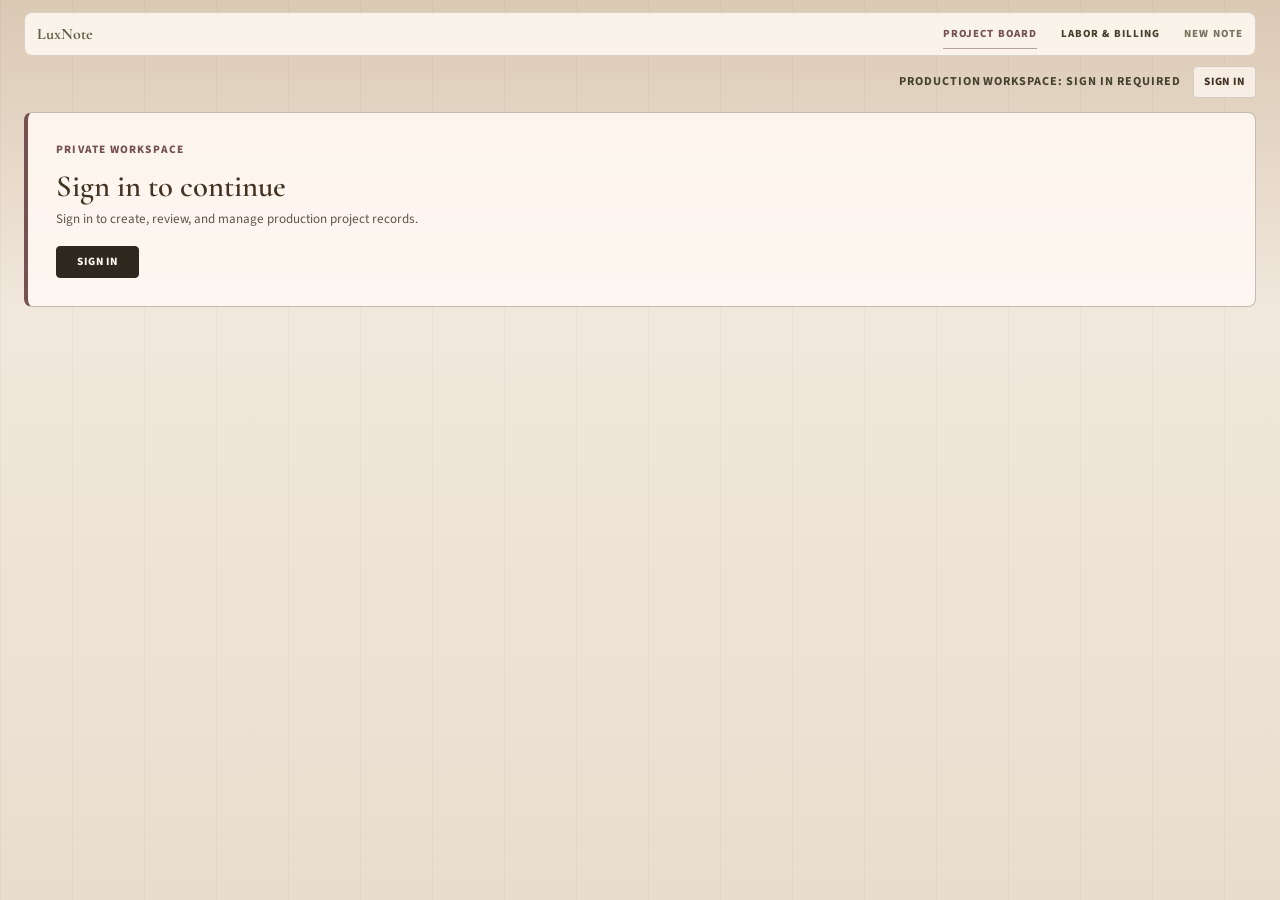
<file: frontend/index.html>
<!DOCTYPE html>
<html lang="en">
<head>
  <meta charset="UTF-8">
  <meta name="viewport" content="width=device-width, initial-scale=1.0">
  <meta name="robots" content="noindex">
  <title>LuxNote | Project Board</title>
  <script>
    window.location.replace("projects.html");
  </script>
</head>
<body>
  <p>Opening the LuxNote project board...</p>
  <p><a href="projects.html">Open Project Board</a></p>
</body>
</html>
</file>
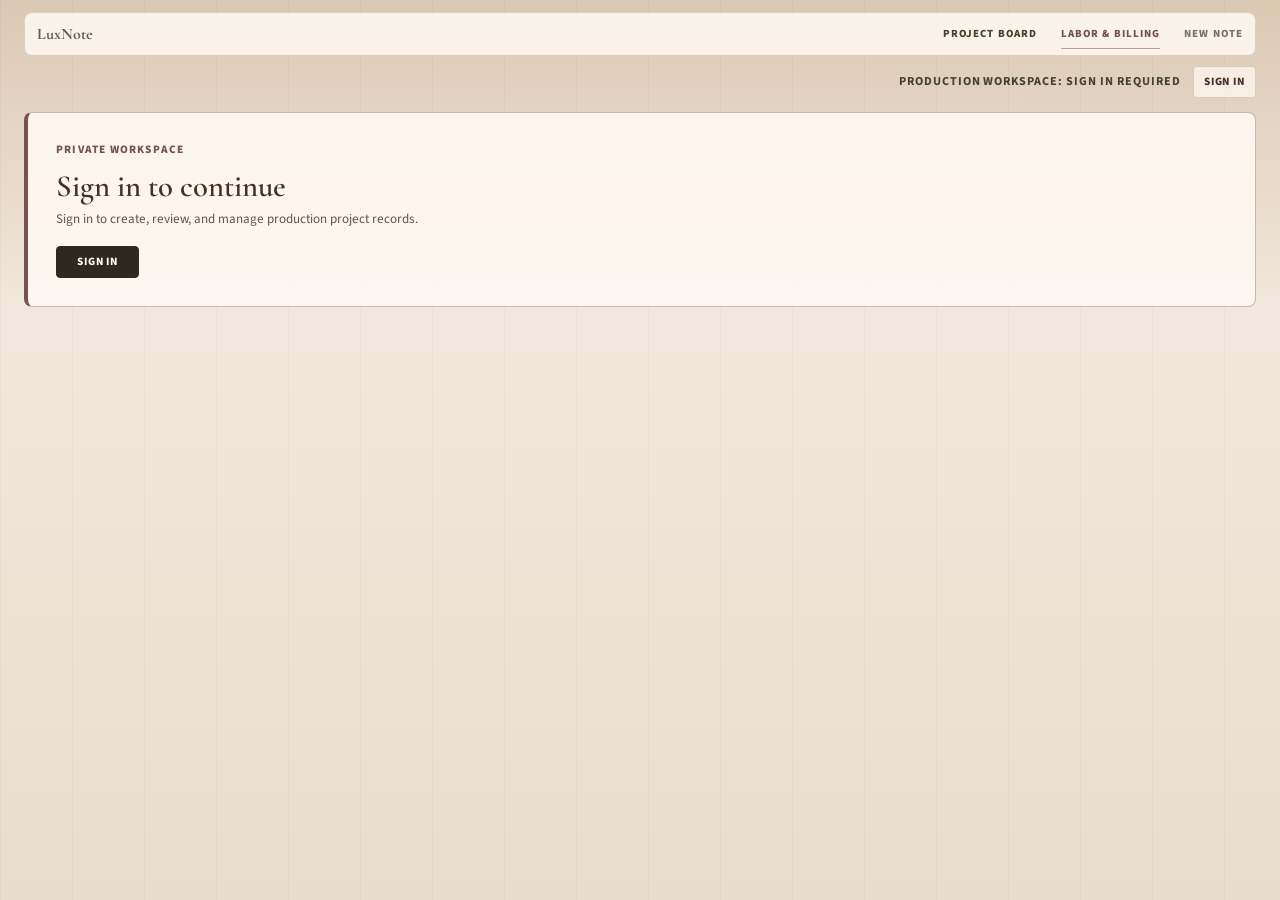
<file: frontend/labor.html>
<!DOCTYPE html>
<html lang="en">
<head>
  <meta charset="UTF-8">
  <meta name="viewport" content="width=device-width, initial-scale=1.0">
  <meta name="description" content="Import, assign, review, and invoice project labor in LuxNote.">
  <meta name="theme-color" content="#f7f1eb">
  <title>Labor & Billing | LuxNote</title>

  <link rel="stylesheet" href="styles.css?v=20260615-compact-ui">
  <link rel="stylesheet" href="pages.css?v=20260615-compact-ui">
  <link rel="stylesheet" href="light-luxury-theme.css?v=20260615-compact-ui">
  <link rel="stylesheet" href="workflow.css?v=20260814-two-workflows">
  <link rel="stylesheet" href="labor.css?v=20260812-labor-mvp">
  <link rel="stylesheet" href="labor-dashboard.css?v=20260814-labor-dashboard">
</head>
<body>
  <header class="site-header">
    <nav class="glass-nav workflow-main-nav" aria-label="Primary navigation">
      <a class="nav-wordmark" href="workspace-projects.html">LuxNote</a>
      <div class="nav-links">
        <a class="workflow-primary-link" href="workspace-projects.html">Project Board</a>
        <a class="workflow-primary-link" href="labor.html" aria-current="page">Labor &amp; Billing</a>
        <a class="workflow-utility-link" href="new-note.html">New Note</a>
      </div>
    </nav>
  </header>

  <main class="subpage-shell labor-page-shell">
    <section class="glass-panel subpage-panel" aria-labelledby="labor-heading">
      <div class="section-heading labor-billing-intro">
        <div>
          <p class="eyebrow">Labor &amp; Billing</p>
          <h1 id="labor-heading">Track the hours. Capture the invoice.</h1>
          <p class="section-description">
            See what labor has been tracked, what is still unbilled, what has already been invoiced,
            and which projects still have money sitting on the table.
          </p>
        </div>
        <div class="board-actions">
          <a class="primary-link" href="labor.html?action=paste">Paste Labor Note</a>
          <a class="secondary-link" href="workspace-projects.html">Project Board</a>
        </div>
      </div>

      <div id="labor-status" class="records-message loading-state" role="status" aria-live="polite">
        Loading labor...
      </div>

      <div class="labor-dashboard-summary" aria-label="Labor and billing summary">
        <div class="labor-dashboard-stat">
          <span>Total tracked</span>
          <strong id="labor-stat-tracked">0.00 hrs</strong>
        </div>
        <div class="labor-dashboard-stat is-alert">
          <span>Still unbilled</span>
          <strong id="labor-stat-unbilled">0.00 hrs</strong>
        </div>
        <div class="labor-dashboard-stat">
          <span>Already invoiced</span>
          <strong id="labor-stat-invoiced">0.00 hrs</strong>
        </div>
        <div class="labor-dashboard-stat">
          <span>Projects with unbilled labor</span>
          <strong id="labor-stat-projects">0</strong>
        </div>
      </div>

      <div class="labor-tabs" role="tablist" aria-label="Labor tools">
        <button class="labor-tab is-active" type="button" data-panel="unbilled-panel">Unbilled Labor</button>
        <button class="labor-tab" type="button" data-panel="message-panel">Paste Labor Note</button>
        <button class="labor-tab" type="button" data-panel="import-panel">Import Report</button>
        <button class="labor-tab" type="button" data-panel="manual-panel">Manual Entry</button>
        <button class="labor-tab" type="button" data-panel="billing-history-panel">Billing History</button>
      </div>

      <section id="unbilled-panel" class="labor-panel is-active" aria-labelledby="unbilled-heading">
        <div class="labor-panel-heading">
          <div>
            <h2 id="unbilled-heading">Unbilled labor</h2>
            <p>Select labor after you put it on a QuickBooks or spreadsheet invoice. LuxNote tracks what still needs billing and the invoice/reference after billing.</p>
          </div>
          <div class="labor-review-summary">
            <strong id="unbilled-hours">0.00 hrs</strong>
            <span id="unbilled-count">0 entries</span>
          </div>
        </div>

        <div class="labor-invoice-controls">
          <label class="labor-field">
            <span>Invoice / reference</span>
            <input id="invoice-reference" type="text" maxlength="120" placeholder="QB 1045 or Aug-2026 Service">
          </label>
          <button id="mark-invoiced" class="primary-button" type="button">Mark Selected Invoiced</button>
          <button id="export-labor" class="secondary-button" type="button">Export Selected CSV</button>
        </div>

        <div class="labor-table-wrap">
          <table class="labor-table">
            <thead>
              <tr>
                <th><input id="select-all-unbilled" type="checkbox" aria-label="Select all unbilled labor"></th>
                <th>Project</th>
                <th>Technician</th>
                <th>Date</th>
                <th>Hours</th>
                <th>Type</th>
                <th>Description</th>
              </tr>
            </thead>
            <tbody id="unbilled-body"></tbody>
          </table>
        </div>
      </section>

      <section id="message-panel" class="labor-panel" aria-labelledby="message-heading" hidden>
        <div class="labor-panel-heading">
          <div>
            <h2 id="message-heading">Paste a labor note into a project</h2>
            <p>Select the project first, then paste the technician's text or email. LuxNote extracts obvious dates and time ranges and makes you review the labor before saving it.</p>
          </div>
        </div>
        <div class="labor-form-grid">
          <label class="labor-field">
            <span>Project <span aria-hidden="true">*</span></span>
            <select id="message-project" required></select>
          </label>
          <label class="labor-field">
            <span>Technician</span>
            <input id="message-technician" type="text" maxlength="120" placeholder="Jose">
          </label>
        </div>
        <label class="labor-field">
          <span>Labor note</span>
          <textarea id="labor-message-text" rows="9" placeholder="8/11 at Smith. 8:15-12, back after lunch 12:45-4:30. Finished speakers and cleaned up rack."></textarea>
        </label>
        <div class="labor-actions">
          <button id="extract-message" class="primary-button" type="button">Extract Labor</button>
        </div>
      </section>

      <section id="import-panel" class="labor-panel" aria-labelledby="import-heading" hidden>
        <div class="labor-panel-heading">
          <div>
            <h2 id="import-heading">Import geofencing or time report</h2>
            <p>Paste rows from Excel, CSV, or a geofencing report. Headers such as Employee, Date, Clock In, Clock Out, Hours, Location, and Notes are recognized.</p>
          </div>
        </div>
        <label class="labor-field">
          <span>Report</span>
          <textarea id="labor-import-text" rows="11" placeholder="Employee&#9;Date&#9;Clock In&#9;Clock Out&#9;Location&#10;Jose&#9;8/10/2026&#9;8:04 AM&#9;3:57 PM&#9;Smith Home"></textarea>
        </label>
        <div class="labor-actions">
          <button id="parse-import" class="primary-button" type="button">Sort Report</button>
          <button id="clear-import" class="secondary-button" type="button">Clear</button>
        </div>
      </section>

      <section id="manual-panel" class="labor-panel" aria-labelledby="manual-heading" hidden>
        <div class="labor-panel-heading">
          <div>
            <h2 id="manual-heading">Manual labor entry</h2>
            <p>Add a single labor line when there is nothing to import.</p>
          </div>
        </div>
        <form id="manual-labor-form">
          <div class="labor-form-grid">
            <label class="labor-field">
              <span>Project</span>
              <select id="manual-project" required></select>
            </label>
            <label class="labor-field">
              <span>Technician</span>
              <input id="manual-technician" type="text" maxlength="120" required>
            </label>
            <label class="labor-field">
              <span>Work date</span>
              <input id="manual-date" type="date" required>
            </label>
            <label class="labor-field">
              <span>Hours</span>
              <input id="manual-hours" type="number" min="0.01" max="24" step="0.01" required>
            </label>
            <label class="labor-field">
              <span>Labor type</span>
              <select id="manual-type">
                <option>Project</option>
                <option>Service Call</option>
                <option>Travel</option>
                <option>Nonbillable</option>
              </select>
            </label>
            <label class="labor-field">
              <span>Location / geofence label</span>
              <input id="manual-location" type="text" maxlength="240" placeholder="Smith Home">
            </label>
          </div>
          <label class="labor-field">
            <span>Description</span>
            <input id="manual-description" type="text" maxlength="500" placeholder="Trim, programming, service work, travel, etc.">
          </label>
          <div class="labor-actions">
            <button class="primary-button" type="submit">Add to Review</button>
          </div>
        </form>
      </section>

      <section id="billing-history-panel" class="labor-panel" aria-labelledby="billing-history-heading" hidden>
        <div class="labor-panel-heading">
          <div>
            <h2 id="billing-history-heading">Billing history</h2>
            <p>Labor that has already been marked invoiced, including the QuickBooks or spreadsheet reference you entered.</p>
          </div>
          <div class="labor-review-summary">
            <strong id="billed-hours">0.00 hrs</strong>
            <span id="billed-count">0 entries</span>
          </div>
        </div>

        <div class="labor-table-wrap">
          <table class="labor-table">
            <thead>
              <tr>
                <th>Project</th>
                <th>Technician</th>
                <th>Date</th>
                <th>Hours</th>
                <th>Type</th>
                <th>Invoice / Reference</th>
                <th>Description</th>
              </tr>
            </thead>
            <tbody id="billed-labor-body"></tbody>
          </table>
        </div>
      </section>

      <section id="review-section" class="labor-review-section" hidden>
        <div class="labor-panel-heading">
          <div>
            <h2>Review labor before saving</h2>
            <p>Unmatched rows stay here until you assign a project. Rows that look like duplicates are unchecked automatically.</p>
          </div>
          <div class="labor-review-summary">
            <strong id="review-hours">0.00 hrs</strong>
            <span id="review-count">0 rows</span>
          </div>
        </div>
        <div class="labor-table-wrap">
          <table class="labor-table">
            <thead>
              <tr>
                <th>Use</th>
                <th>Technician</th>
                <th>Date</th>
                <th>Hours</th>
                <th>Location</th>
                <th>Project</th>
                <th>Type</th>
                <th>Description</th>
                <th>Remember</th>
              </tr>
            </thead>
            <tbody id="labor-review-body"></tbody>
          </table>
        </div>
        <div class="labor-actions">
          <button id="save-reviewed-labor" class="primary-button" type="button">Save Reviewed Labor</button>
          <button id="discard-review" class="secondary-button" type="button">Discard Review</button>
        </div>
      </section>
    </section>
  </main>

  <footer class="site-footer">
    <div class="footer-brand">
      <strong>LuxNote</strong>
      <span>Project Tracker</span>
    </div>
    <p>Project execution and labor visibility in one workspace.</p>
  </footer>

  <script src="config-private.js?v=20260811-core-project-mode"></script>
  <script src="auth.js?v=20260706-production"></script>
  <script src="labor.js?v=20260812-labor-mvp"></script>
  <script src="labor-billing-rules.js?v=20260812-labor-mvp"></script>
  <script src="labor-project-paste.js?v=20260817-project-labor-note"></script>
  <script src="labor-dashboard.js?v=20260814-labor-dashboard"></script>
</body>
</html>
</file>
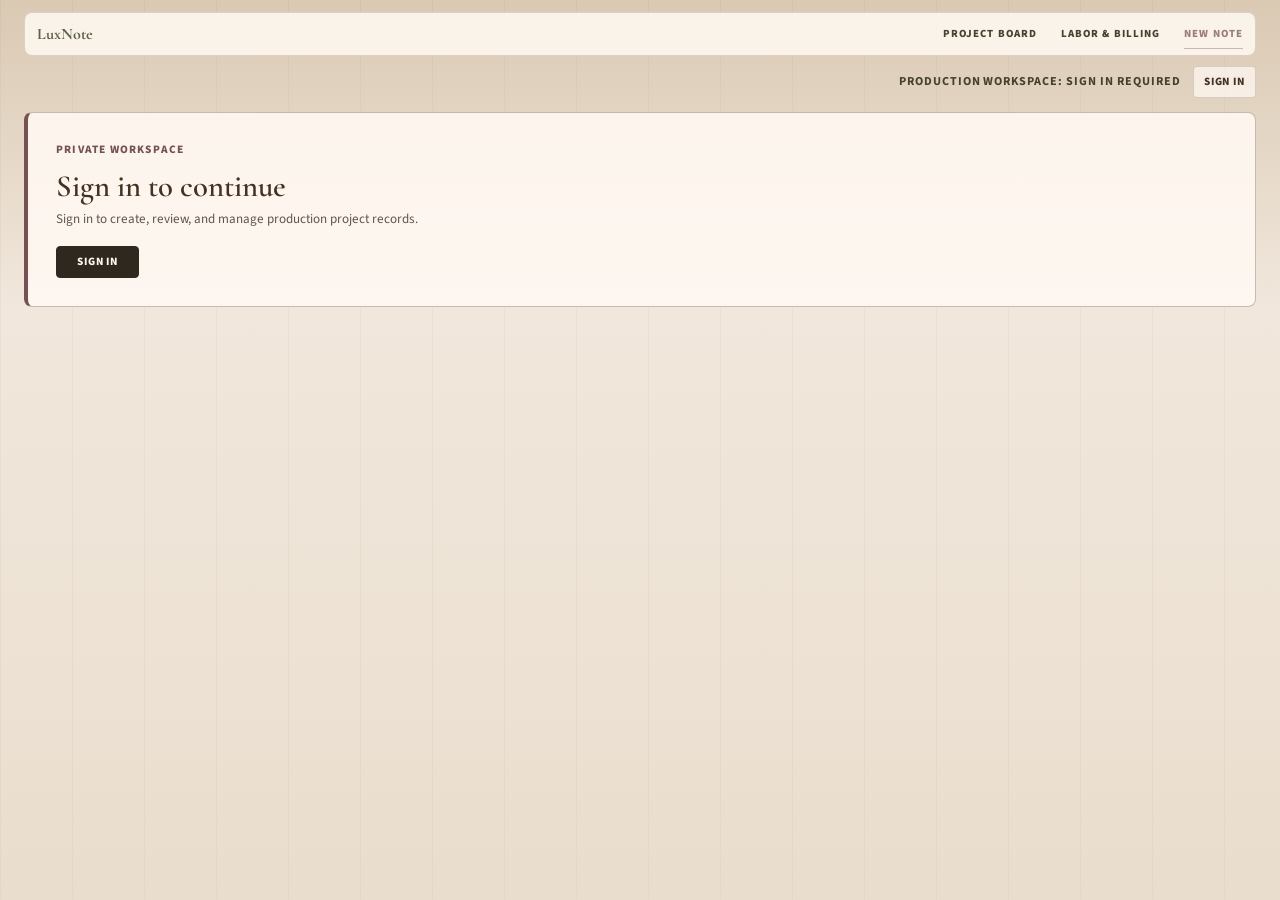
<file: frontend/new-note.html>
<!DOCTYPE html>
<html lang="en">
<head>
  <meta charset="UTF-8">
  <meta name="viewport" content="width=device-width, initial-scale=1.0">
  <meta name="description" content="Add a project note to the LuxNote project tracker.">
  <meta name="theme-color" content="#f7f1eb">
  <title>New Project Note | LuxNote</title>

  <link rel="stylesheet" href="styles.css?v=20260615-compact-ui">
  <link rel="stylesheet" href="pages.css?v=20260615-compact-ui">
  <link rel="stylesheet" href="light-luxury-theme.css?v=20260615-compact-ui">
  <link rel="stylesheet" href="workflow.css?v=20260814-two-workflows">
</head>
<body>
  <header class="site-header">
    <nav class="glass-nav workflow-main-nav" aria-label="Primary navigation">
      <a class="nav-wordmark" href="projects.html">LuxNote</a>
      <div class="nav-links">
        <a class="workflow-primary-link" href="projects.html">Project Board</a>
        <a class="workflow-primary-link" href="labor.html">Labor &amp; Billing</a>
        <a class="workflow-utility-link" href="new-note.html" aria-current="page">New Note</a>
      </div>
    </nav>
  </header>

  <main class="subpage-shell">
    <section class="glass-panel subpage-panel" aria-labelledby="new-note-heading">
      <div class="section-heading">
        <div>
          <p class="eyebrow">Project Activity</p>
          <h1 id="new-note-heading">Add project note</h1>
          <p class="section-description">
            Save a walkthrough, meeting update, vendor note, or general project update.
            This form does not run AI analysis.
          </p>
        </div>
        <a class="secondary-link" href="projects.html">Back to Board</a>
      </div>

      <form id="project-note-form" novalidate>
        <div class="form-grid">
          <div class="form-field">
            <label for="client-name">Client name</label>
            <input
              id="client-name"
              name="clientName"
              type="text"
              maxlength="120"
              placeholder="Client or project alias"
              autocomplete="organization"
            >
          </div>

          <div class="form-field">
            <label for="project-name">Project name <span aria-hidden="true">*</span></label>
            <input
              id="project-name"
              name="projectName"
              type="text"
              maxlength="160"
              placeholder="Alder Ridge Residence"
              autocomplete="off"
              required
            >
          </div>

          <div class="form-field">
            <label for="note-type">Note type</label>
            <select id="note-type" name="noteType">
              <option value="manual_project_notes">General project note</option>
              <option value="design_review">Design review</option>
              <option value="site_walkthrough_transcript">Site walkthrough</option>
              <option value="client_meeting_notes">Client meeting</option>
              <option value="builder_coordination">Builder coordination</option>
              <option value="electrical_rough_in_notes">Prewire / rough-in</option>
              <option value="vendor_update">Vendor update</option>
            </select>
          </div>

          <div class="form-field">
            <label for="source">Source</label>
            <select id="source" name="source">
              <option value="manual entry">Manual entry</option>
              <option value="job walkthrough notes">Job walkthrough notes</option>
              <option value="Plaud transcript">Plaud transcript</option>
              <option value="email notes">Email notes</option>
              <option value="client meeting">Client meeting</option>
              <option value="builder communication">Builder communication</option>
              <option value="electrician field notes">Electrician field notes</option>
            </select>
          </div>
        </div>

        <div class="form-field full-width">
          <div class="label-row">
            <label for="project-notes">Project notes <span aria-hidden="true">*</span></label>
            <span id="character-count">0 characters</span>
          </div>
          <textarea
            id="project-notes"
            name="projectNotes"
            rows="12"
            maxlength="10000"
            placeholder="What happened, what changed, decisions made, or anything the project needs to remember."
            required
          ></textarea>
        </div>

        <div class="form-actions">
          <button id="submit-button" class="primary-button" type="submit">
            Save Project Note
          </button>
          <a class="secondary-link" href="projects.html">Cancel</a>
        </div>

        <div
          id="form-message"
          class="form-message"
          role="status"
          aria-live="polite"
        ></div>
      </form>
    </section>
  </main>

  <footer class="site-footer">
    <div class="footer-brand">
      <strong>LuxNote</strong>
      <span>Project Tracker</span>
    </div>
    <p>Project execution and labor visibility in one workspace.</p>
  </footer>

  <script src="config.js?v=20260811-core-project-mode"></script>
  <script src="auth.js?v=20260706-production"></script>
  <script src="new-note.js?v=20260811-project-tracker"></script>
</body>
</html>
</file>
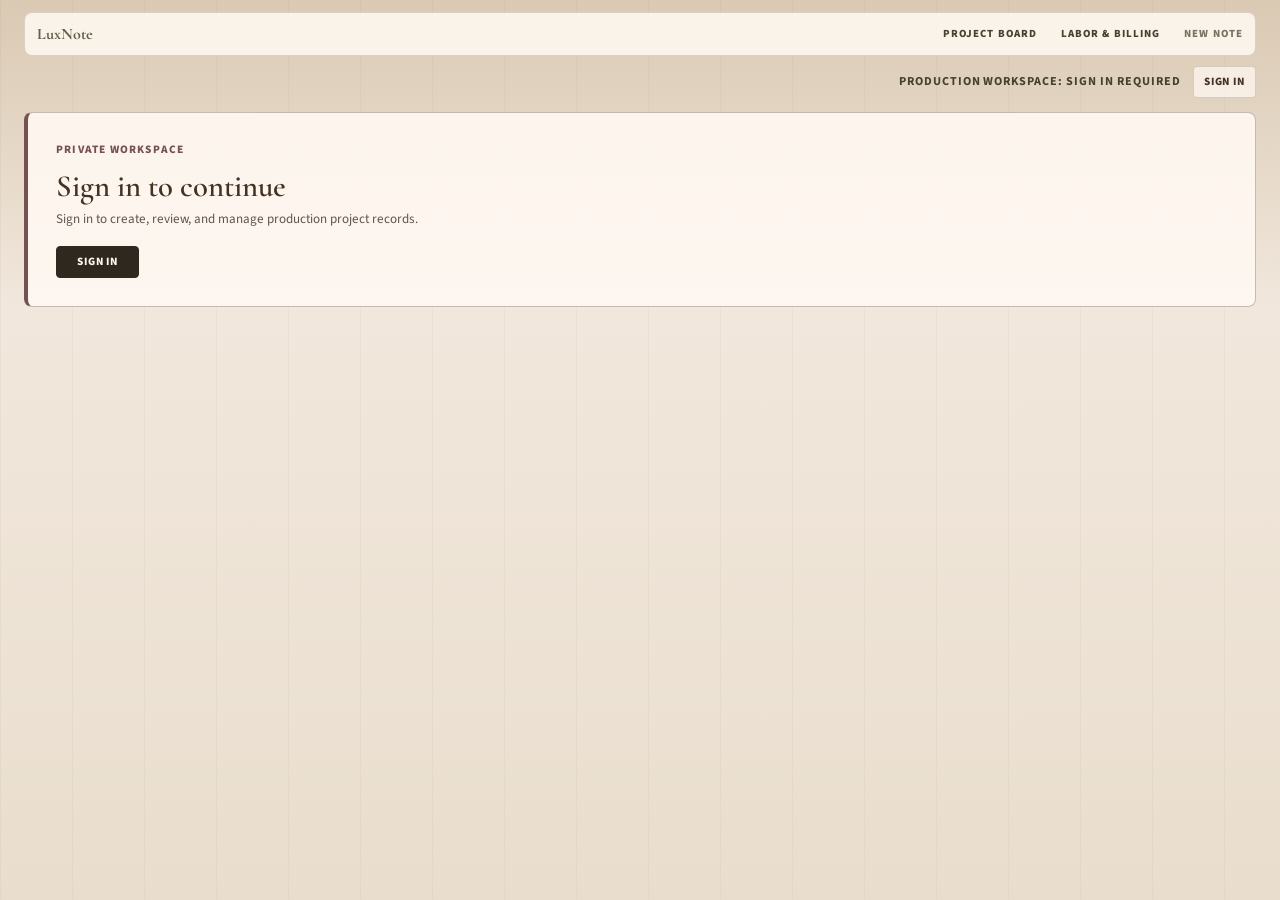
<file: frontend/project-detail.html>
<!DOCTYPE html>
<html lang="en">
<head>
  <meta charset="UTF-8">
  <meta name="viewport" content="width=device-width, initial-scale=1.0">
  <meta name="description" content="View project progress, labor, billing, steps, and notes in LuxNote.">
  <meta name="theme-color" content="#f7f1eb">
  <title>Project Detail | LuxNote</title>

  <link rel="stylesheet" href="styles.css?v=20260615-compact-ui">
  <link rel="stylesheet" href="pages.css?v=20260615-compact-ui">
  <link rel="stylesheet" href="light-luxury-theme.css?v=20260615-compact-ui">
  <link rel="stylesheet" href="workflow.css?v=20260814-two-workflows">
  <link rel="stylesheet" href="project-detail.css?v=20260814-project-detail">
  <link rel="stylesheet" href="project-glance.css?v=20260817-project-glance">
</head>
<body>
  <header class="site-header">
    <nav class="glass-nav workflow-main-nav" aria-label="Primary navigation">
      <a class="nav-wordmark" href="workspace-projects.html">LuxNote</a>
      <div class="nav-links">
        <a class="workflow-primary-link" href="workspace-projects.html">Project Board</a>
        <a class="workflow-primary-link" href="labor.html">Labor &amp; Billing</a>
        <a class="workflow-utility-link" href="new-note.html">New Note</a>
      </div>
    </nav>
  </header>

  <main class="subpage-shell detail-page-shell">
    <section class="glass-panel subpage-panel detail-hero">
      <div class="section-heading detail-heading">
        <div>
          <p class="eyebrow">Project Workspace</p>
          <h1 id="project-detail-title">Loading project...</h1>
          <p id="project-detail-client" class="section-description">Project workspace</p>
        </div>
        <div class="detail-heading-actions">
          <a class="secondary-link" href="workspace-projects.html">Back to Board</a>
          <a id="detail-add-note" class="primary-link" href="new-note.html">Add Project Note</a>
        </div>
      </div>

      <div id="detail-status" class="records-message loading-state" role="status" aria-live="polite">
        Loading project...
      </div>

      <section class="project-glance" aria-labelledby="project-glance-heading">
        <div class="project-glance-heading">
          <h2 id="project-glance-heading">At a Glance</h2>
          <span>The five-second project check</span>
        </div>

        <div class="project-glance-grid">
          <div class="project-glance-item is-primary">
            <span>Current stage</span>
            <strong id="glance-stage">Loading...</strong>
          </div>
          <div class="project-glance-item">
            <span>Current open step</span>
            <strong id="glance-step">Loading...</strong>
          </div>
          <div class="project-glance-item is-primary">
            <span>Next action</span>
            <strong id="glance-next-action">Loading...</strong>
          </div>
          <div id="glance-waiting-card" class="project-glance-item">
            <span>Waiting on</span>
            <strong id="glance-waiting">Loading...</strong>
          </div>
          <div id="glance-due-card" class="project-glance-item">
            <span>Due</span>
            <strong id="glance-due">Loading...</strong>
          </div>
          <div id="glance-unbilled-card" class="project-glance-item">
            <span>Unbilled labor</span>
            <strong id="glance-unbilled">0.00 hrs</strong>
          </div>
        </div>

        <div class="project-glance-latest">
          <div class="project-glance-latest-label">
            <span>Latest project update</span>
            <strong id="glance-latest-date">Loading...</strong>
          </div>
          <p id="glance-latest-update">Loading latest update...</p>
        </div>
      </section>

      <div id="detail-stage-progress" class="detail-stage-progress" aria-label="Project stage progress"></div>
    </section>

    <section class="glass-panel subpage-panel detail-section" aria-labelledby="steps-heading">
      <div class="detail-section-heading">
        <div>
          <p class="eyebrow">Progress</p>
          <h2 id="steps-heading">Project steps</h2>
          <p>Keep the few concrete steps that still need to happen visible here. Completed steps stay below the open work.</p>
        </div>
      </div>

      <form id="project-step-form" class="detail-step-form">
        <input id="project-step-input" type="text" maxlength="240" placeholder="Add a specific step or milestone" aria-label="New project step">
        <button class="secondary-button" type="submit">Add Step</button>
      </form>

      <div id="project-steps-list" class="detail-steps-list"></div>
    </section>

    <details class="detail-edit-tools">
      <summary>Update project status</summary>
      <div class="detail-edit-tools-body">
        <div class="detail-top-grid">
          <div class="detail-status-card">
            <span>Priority</span>
            <strong id="detail-priority">Not assigned</strong>
          </div>
          <div class="detail-status-card">
            <span>Last activity</span>
            <strong id="detail-last-activity">Loading...</strong>
          </div>
          <label class="detail-status-card detail-stage-control">
            <span>Current stage</span>
            <select id="detail-stage-select" aria-label="Current project stage"></select>
          </label>
        </div>

        <section class="detail-section" aria-labelledby="tracking-heading">
          <div class="detail-section-heading">
            <div>
              <p class="eyebrow">Execution</p>
              <h2 id="tracking-heading">Update what happens next</h2>
            </div>
          </div>

          <form id="detail-tracking-form" class="detail-tracking-form">
            <label>
              <span>Next action</span>
              <input id="detail-next-action" type="text" maxlength="240" placeholder="What needs to happen next?">
            </label>
            <label>
              <span>Due date</span>
              <input id="detail-due-date" type="date">
            </label>
            <label>
              <span>Waiting on</span>
              <select id="detail-waiting-on"></select>
            </label>
            <button id="detail-tracking-save" class="primary-button" type="submit">Save Tracking</button>
          </form>
        </section>
      </div>
    </details>

    <section class="glass-panel subpage-panel detail-section detail-labor-section" aria-labelledby="labor-heading">
      <div class="detail-section-heading">
        <div>
          <p class="eyebrow">Labor &amp; Billing</p>
          <h2 id="labor-heading">Where the time went</h2>
          <p>Tracked hours stay visible here. Paste a technician text or email directly into this project, or open the full Labor &amp; Billing workspace for imports and invoicing.</p>
        </div>
        <a id="detail-labor-link" class="primary-link" href="labor.html">Paste Labor Note</a>
      </div>

      <div class="detail-metric-grid">
        <div class="detail-metric">
          <span>Total tracked</span>
          <strong id="detail-labor-total">0.00 hrs</strong>
        </div>
        <div class="detail-metric is-alert">
          <span>Unbilled</span>
          <strong id="detail-labor-unbilled">0.00 hrs</strong>
        </div>
        <div class="detail-metric">
          <span>Invoiced</span>
          <strong id="detail-labor-invoiced">0.00 hrs</strong>
        </div>
        <div class="detail-metric">
          <span>Nonbillable</span>
          <strong id="detail-labor-nonbillable">0.00 hrs</strong>
        </div>
      </div>

      <div class="detail-table-wrap">
        <table class="detail-table">
          <thead>
            <tr>
              <th>Date</th>
              <th>Technician</th>
              <th>Hours</th>
              <th>Type</th>
              <th>Billing</th>
              <th>Reference / Detail</th>
            </tr>
          </thead>
          <tbody id="detail-labor-body"></tbody>
        </table>
      </div>
    </section>

    <section class="glass-panel subpage-panel detail-section" aria-labelledby="notes-heading">
      <div class="detail-section-heading">
        <div>
          <p class="eyebrow">History</p>
          <h2 id="notes-heading">Project timeline</h2>
          <p>The newest update is highlighted. Older notes remain here as project history without competing with the current project status.</p>
        </div>
      </div>

      <div id="project-notes-list" class="detail-notes-list"></div>
    </section>
  </main>

  <footer class="site-footer">
    <div class="footer-brand">
      <strong>LuxNote</strong>
      <span>Project Tracker</span>
    </div>
    <p>Project execution and labor visibility in one workspace.</p>
  </footer>

  <script src="config-private.js?v=20260811-core-project-mode"></script>
  <script src="auth.js?v=20260706-production"></script>
  <script src="project-detail.js?v=20260814-project-detail"></script>
  <script src="service-call-stage.js?v=20260817-service-call"></script>
  <script src="project-detail-notes.js?v=20260814-project-detail"></script>
  <script src="project-glance.js?v=20260817-project-glance"></script>
</body>
</html>
</file>
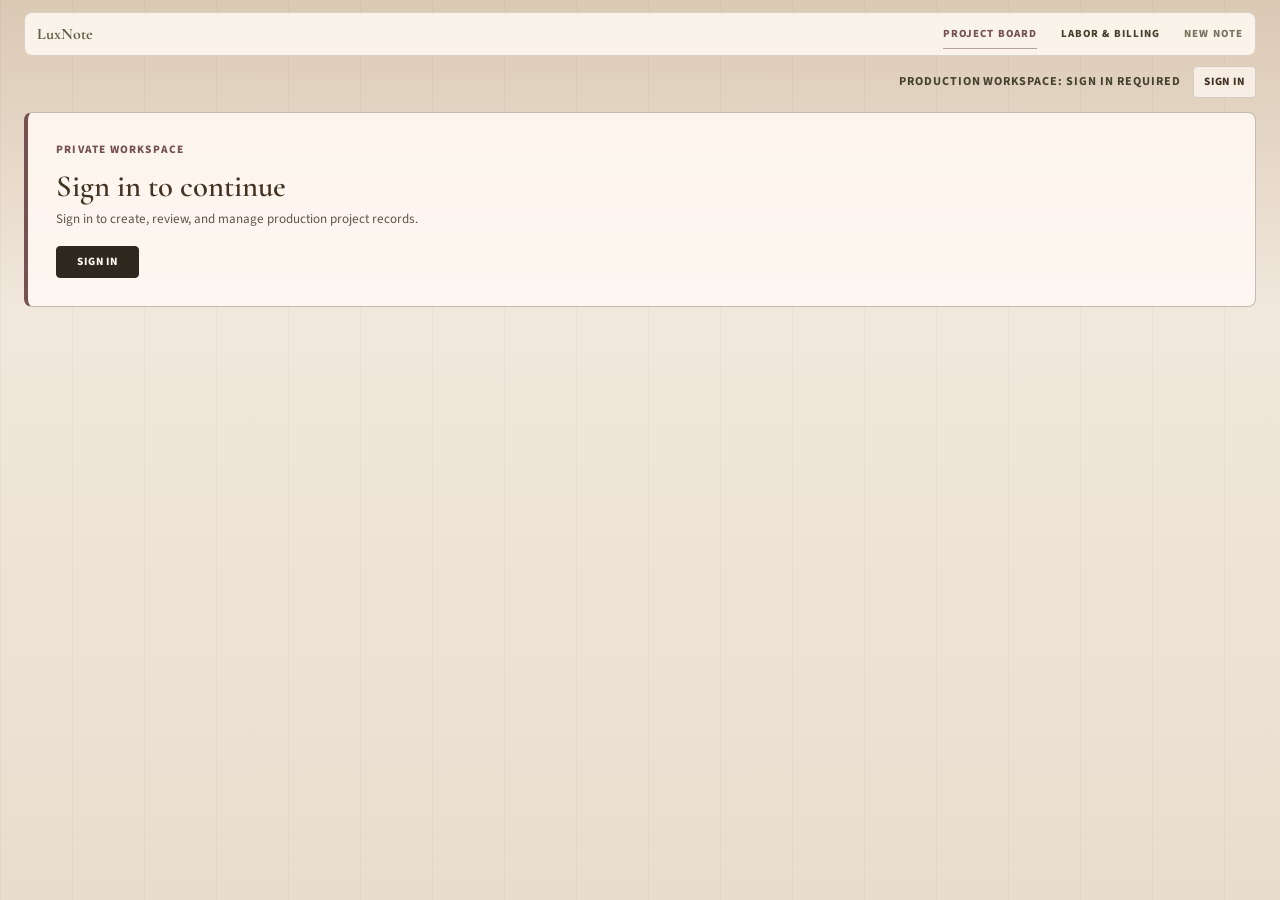
<file: frontend/projects.html>
<!DOCTYPE html>
<html lang="en">
<head>
  <meta charset="UTF-8">
  <meta name="viewport" content="width=device-width, initial-scale=1.0">
  <meta
    name="description"
    content="Track LuxNote projects from design through completion on a visual project board."
  >
  <meta name="theme-color" content="#f7f1eb">
  <title>Project Board | LuxNote</title>

  <link
    rel="icon"
    href="data:image/svg+xml,%3Csvg xmlns='http://www.w3.org/2000/svg' viewBox='0 0 64 64'%3E%3Crect width='64' height='64' rx='14' fill='%23391214'/%3E%3Ctext x='32' y='42' text-anchor='middle' font-family='Georgia,serif' font-size='34' fill='%23fffdfc'%3EL%3C/text%3E%3C/svg%3E"
  >

  <link rel="stylesheet" href="styles.css?v=20260615-compact-ui">
  <link rel="stylesheet" href="pages.css?v=20260615-compact-ui">
  <link rel="stylesheet" href="cover-photo.css">
  <link rel="stylesheet" href="light-luxury-theme.css?v=20260615-compact-ui">
  <link rel="stylesheet" href="workflow.css?v=20260814-two-workflows">
  <link rel="stylesheet" href="board.css?v=20260814-project-board">
  <link rel="stylesheet" href="board-tracking.css?v=20260814-project-tracking">
  <link rel="stylesheet" href="labor-board.css?v=20260814-labor-board">
</head>
<body>
  <header class="site-header">
    <nav class="glass-nav workflow-main-nav" aria-label="Primary navigation">
      <a class="nav-wordmark" href="projects.html">LuxNote</a>

      <div class="nav-links">
        <a class="workflow-primary-link" href="projects.html" aria-current="page">Project Board</a>
        <a class="workflow-primary-link" href="labor.html">Labor &amp; Billing</a>
        <a class="workflow-utility-link" href="new-note.html">New Note</a>
      </div>
    </nav>
  </header>

  <main class="subpage-shell board-page-shell">
    <section
      class="glass-panel subpage-panel board-panel"
      aria-labelledby="projects-heading"
    >
      <div class="section-heading board-heading">
        <div>
          <p class="eyebrow">Project Execution</p>
          <h1 id="projects-heading">Active projects</h1>
          <p class="section-description">
            See where each project is, what happens next, what is waiting, and which jobs need attention.
            Open a project when you need detailed steps, notes, labor, or billing history.
          </p>
        </div>

        <div class="board-actions">
          <a class="primary-link" href="labor.html">
            Labor &amp; Billing
          </a>
          <a class="secondary-link" href="new-note.html">
            New Project Note
          </a>
          <button
            id="refresh-projects"
            class="secondary-button"
            type="button"
          >
            Refresh
          </button>
        </div>
      </div>

      <div
        id="projects-status"
        class="records-message loading-state"
        role="status"
        aria-live="polite"
      >
        Loading project board...
      </div>

      <div
        id="project-board"
        class="project-board"
        aria-label="Project workflow board"
      ></div>
    </section>
  </main>

  <footer class="site-footer">
    <div class="footer-brand">
      <strong>LuxNote</strong>
      <span>Project Tracker</span>
    </div>
    <p>Project execution and labor visibility in one workspace.</p>
  </footer>

  <script src="config.js?v=20260811-core-project-mode"></script>
  <script src="auth.js?v=20260706-production"></script>
  <script src="project-board.js?v=20260811-lifecycle-board"></script>
  <script src="service-call-stage.js?v=20260817-service-call"></script>
  <script src="project-tracking.js?v=20260811-project-tracking"></script>
  <script src="project-labor-board.js?v=20260814-labor-board"></script>
</body>
</html>
</file>
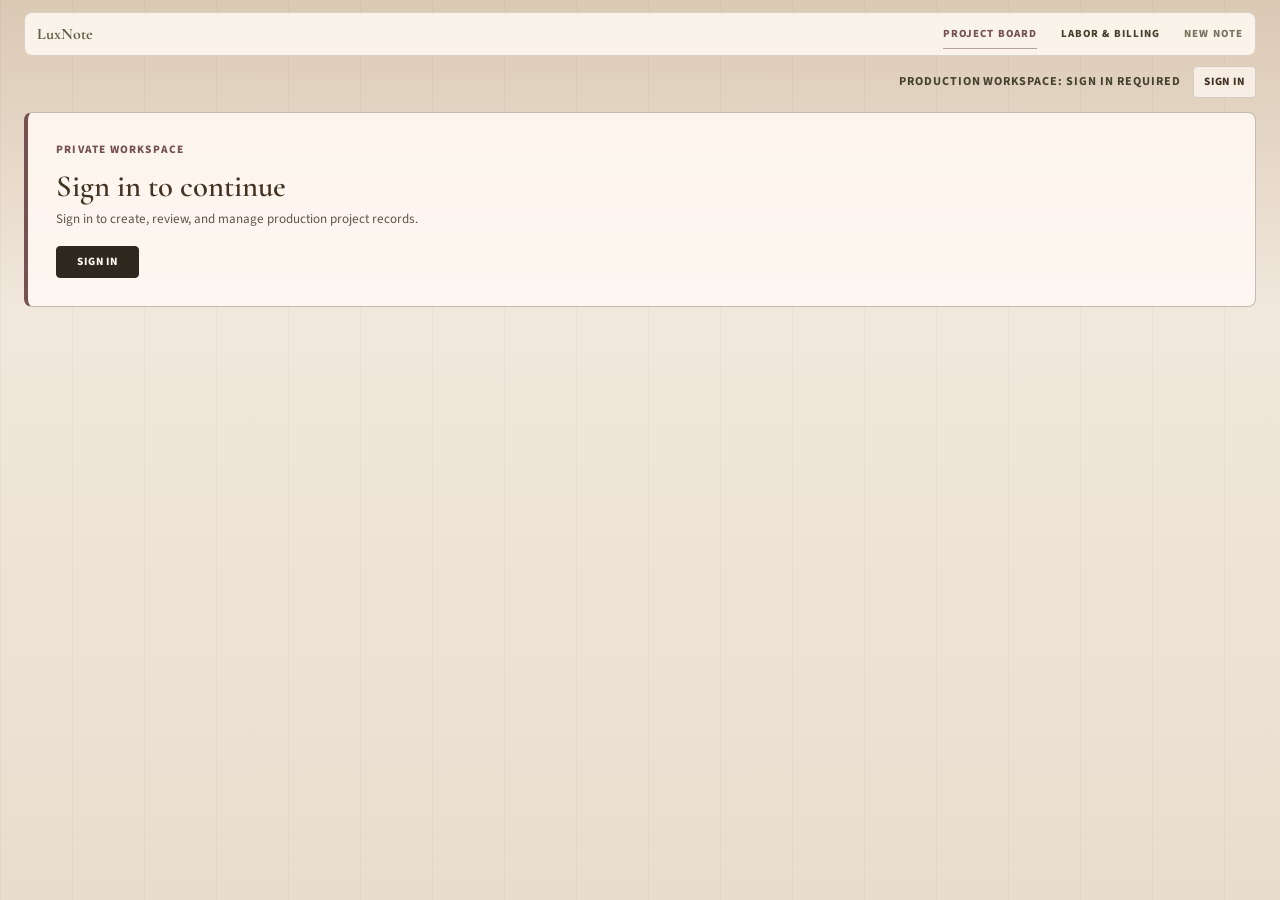
<file: frontend/workspace-projects.html>
<!DOCTYPE html>
<html lang="en">
<head>
  <meta charset="UTF-8">
  <meta name="viewport" content="width=device-width, initial-scale=1.0">
  <meta
    name="description"
    content="Track private LuxNote projects from design through completion on a visual project board."
  >
  <meta name="theme-color" content="#f7f1eb">
  <title>Project Board | LuxNote</title>

  <link
    rel="icon"
    href="data:image/svg+xml,%3Csvg xmlns='http://www.w3.org/2000/svg' viewBox='0 0 64 64'%3E%3Crect width='64' height='64' rx='14' fill='%23391214'/%3E%3Ctext x='32' y='42' text-anchor='middle' font-family='Georgia,serif' font-size='34' fill='%23fffdfc'%3EL%3C/text%3E%3C/svg%3E"
  >

  <link rel="stylesheet" href="styles.css?v=20260615-compact-ui">
  <link rel="stylesheet" href="pages.css?v=20260615-compact-ui">
  <link rel="stylesheet" href="cover-photo.css">
  <link rel="stylesheet" href="light-luxury-theme.css?v=20260615-compact-ui">
  <link rel="stylesheet" href="workflow.css?v=20260814-two-workflows">
  <link rel="stylesheet" href="board.css?v=20260814-project-board">
  <link rel="stylesheet" href="board-tracking.css?v=20260814-project-tracking">
  <link rel="stylesheet" href="labor-board.css?v=20260814-labor-board">
</head>
<body>
  <header class="site-header">
    <nav class="glass-nav workflow-main-nav" aria-label="Primary navigation">
      <a class="nav-wordmark" href="workspace-projects.html">LuxNote</a>

      <div class="nav-links">
        <a class="workflow-primary-link" href="workspace-projects.html" aria-current="page">Project Board</a>
        <a class="workflow-primary-link" href="labor.html">Labor &amp; Billing</a>
        <a class="workflow-utility-link" href="new-note.html">New Note</a>
      </div>
    </nav>
  </header>

  <main class="subpage-shell board-page-shell">
    <section
      class="glass-panel subpage-panel board-panel"
      aria-labelledby="projects-heading"
    >
      <div class="section-heading board-heading">
        <div>
          <p class="eyebrow">Project Execution</p>
          <h1 id="projects-heading">Active projects</h1>
          <p class="section-description">
            See where each project is, what happens next, what is waiting, and which jobs need attention.
            Open a project when you need detailed steps, notes, labor, or billing history.
          </p>
        </div>

        <div class="board-actions">
          <a class="primary-link" href="labor.html">
            Labor &amp; Billing
          </a>
          <a class="secondary-link" href="new-note.html">
            New Project Note
          </a>
          <button
            id="refresh-projects"
            class="secondary-button"
            type="button"
          >
            Refresh
          </button>
        </div>
      </div>

      <div
        id="projects-status"
        class="records-message loading-state"
        role="status"
        aria-live="polite"
      >
        Loading project board...
      </div>

      <div
        id="project-board"
        class="project-board"
        aria-label="Project workflow board"
      ></div>
    </section>
  </main>

  <footer class="site-footer">
    <div class="footer-brand">
      <strong>LuxNote</strong>
      <span>Project Tracker</span>
    </div>
    <p>Project execution and labor visibility in one workspace.</p>
  </footer>

  <script src="config-private.js?v=20260811-core-project-mode"></script>
  <script src="auth.js?v=20260706-production"></script>
  <script src="project-board.js?v=20260811-lifecycle-board"></script>
  <script src="service-call-stage.js?v=20260817-service-call"></script>
  <script src="project-tracking.js?v=20260811-project-tracking"></script>
  <script src="project-labor-board.js?v=20260814-labor-board"></script>
</body>
</html>
</file>
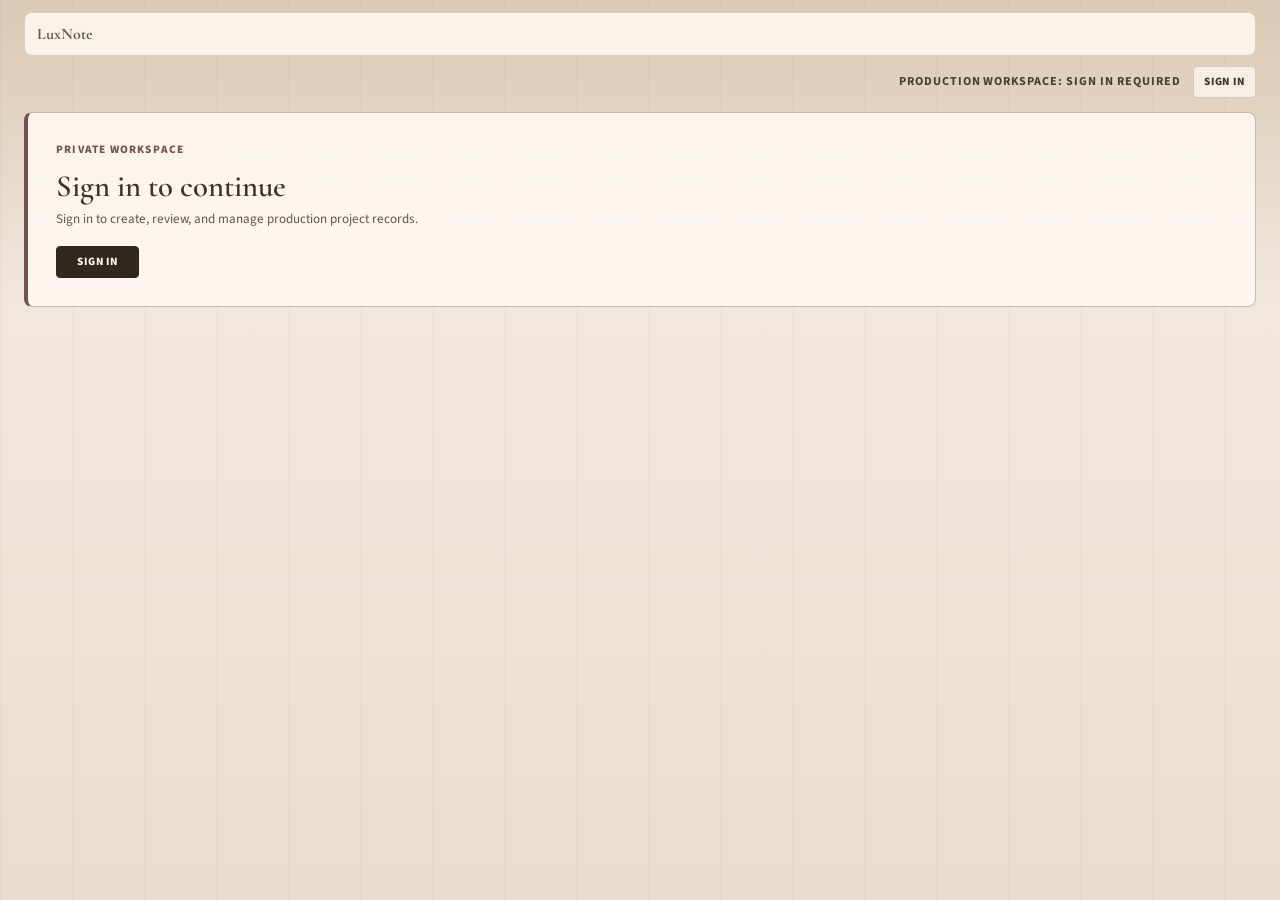
<file: frontend/workspace.html>
<!DOCTYPE html>
<html lang="en">
<head>
  <meta charset="UTF-8">
  <meta name="viewport" content="width=device-width, initial-scale=1.0">
  <meta name="robots" content="noindex">
  <meta name="theme-color" content="#f7f1eb">
  <title>Signing In | LuxNote</title>

  <link rel="stylesheet" href="styles.css?v=20260615-compact-ui">
  <link rel="stylesheet" href="pages.css?v=20260615-compact-ui">
  <link rel="stylesheet" href="light-luxury-theme.css?v=20260615-compact-ui">
</head>
<body>
  <header class="site-header">
    <nav class="glass-nav" aria-label="Primary navigation">
      <a class="nav-wordmark" href="index.html">LuxNote</a>
    </nav>
  </header>

  <main class="subpage-shell">
    <section class="glass-panel subpage-panel" aria-labelledby="auth-heading">
      <div class="section-heading">
        <div>
          <p class="eyebrow">Private Workspace</p>
          <h1 id="auth-heading">Completing sign-in</h1>
          <p class="section-description">
            LuxNote is finishing your secure sign-in and will open the project board automatically.
          </p>
        </div>
      </div>
    </section>
  </main>

  <script src="config-private.js?v=20260811-core-project-mode"></script>
  <script src="auth.js?v=20260706-production"></script>
  <script>
    (async function completeLuxNoteSignIn() {
      if (!window.luxnoteAuth) {
        return;
      }

      await window.luxnoteAuth.initialize();

      if (window.luxnoteAuth.getAccessState().canAccess) {
        window.location.replace("workspace-projects.html");
      }
    })();
  </script>
</body>
</html>
</file>
<file: frontend/styles.css>
/* =========================================================
   LuxNote AI
   Base Styles
   ========================================================= */

:root {
  --page-gap: 24px;
  --max-width: 1440px;

  --radius-large: 24px;
  --radius-medium: 16px;
  --radius-small: 10px;

  --transition-fast: 170ms ease;
  --transition-medium: 260ms ease;

  --text: #391214;
  --body-text: #52423d;
  --muted-text: #887d77;

  --surface: #fffdfc;
  --surface-soft: #f8f2ed;

  --border: rgba(82, 66, 61, 0.18);
  --border-strong: rgba(82, 66, 61, 0.28);

  --success: #2f7a58;
  --error: #a43b45;
  --info: #6a4943;
}

/* =========================================================
   RESET
   ========================================================= */

*,
*::before,
*::after {
  box-sizing: border-box;
}

html {
  scroll-behavior: smooth;
}

body {
  min-height: 100vh;
  margin: 0;
  overflow-x: hidden;
  color: var(--body-text);
  background: #f7f1eb;
  font-family:
    Inter,
    ui-sans-serif,
    system-ui,
    -apple-system,
    BlinkMacSystemFont,
    "Segoe UI",
    sans-serif;
  line-height: 1.5;
}

button,
input,
select,
textarea {
  font: inherit;
}

button {
  cursor: pointer;
}

button:disabled {
  cursor: not-allowed;
  opacity: 0.58;
}

a {
  color: inherit;
  text-decoration: none;
}

img {
  max-width: 100%;
}

h1,
h2,
h3,
p {
  margin-top: 0;
}

h1,
h2 {
  font-family:
    Georgia,
    "Times New Roman",
    serif;
  font-weight: 500;
}

h1 {
  margin-bottom: 0;
  font-size: clamp(1.9rem, 3.6vw, 3.3rem);
  line-height: 1.06;
  letter-spacing: -0.025em;
  text-wrap: balance;
}

h2 {
  margin-bottom: 0;
  font-size: clamp(1.35rem, 2.2vw, 1.9rem);
  line-height: 1.12;
  letter-spacing: -0.01em;
}

h3 {
  margin-bottom: 0;
  font-size: 0.96rem;
}

::selection {
  color: #ffffff;
  background: rgba(106, 73, 67, 0.72);
}

/* =========================================================
   DECORATIVE BACKGROUND ELEMENTS
   ========================================================= */

.ambient-light,
.page-noise {
  position: fixed;
  pointer-events: none;
}

.ambient-light {
  z-index: -2;
  width: 420px;
  height: 420px;
  border-radius: 50%;
  opacity: 0.08;
  filter: blur(110px);
}

.ambient-light-one {
  top: -180px;
  left: -140px;
}

.ambient-light-two {
  right: -160px;
  bottom: 8%;
}

.page-noise {
  inset: 0;
  z-index: -1;
  opacity: 0.02;
}

/* =========================================================
   SITE HEADER AND NAVIGATION
   ========================================================= */

.site-header {
  position: relative;
  padding: 12px var(--page-gap) 20px;
}

.glass-nav {
  position: sticky;
  top: 12px;
  z-index: 20;

  display: grid;
  grid-template-columns: auto 1fr;
  align-items: center;

  width: min(100%, var(--max-width));
  min-height: 44px;
  margin: 0 auto;
  padding: 5px 12px;

  border: 1px solid var(--border);
  border-radius: 16px;

  background: rgba(255, 253, 250, 0.94);
  box-shadow: 0 10px 24px rgba(82, 66, 61, 0.07);

  backdrop-filter: blur(14px);
  -webkit-backdrop-filter: blur(14px);
}

.nav-wordmark {
  color: var(--text);
  font-family:
    Georgia,
    "Times New Roman",
    serif;
  font-size: 0.98rem;
  font-weight: 600;
  letter-spacing: -0.02em;
}

.nav-links {
  display: flex;
  justify-content: flex-end;
  gap: 26px;
}

.nav-links a {
  position: relative;
  color: var(--body-text);
  font-size: 0.82rem;
  font-weight: 700;
  transition: color var(--transition-fast);
}

.nav-links a::after {
  position: absolute;
  right: 0;
  bottom: -7px;
  left: 0;

  height: 1px;

  content: "";
  background: currentColor;

  opacity: 0.5;
  transform: scaleX(0);
  transition: transform var(--transition-fast);
}

.nav-links a:hover,
.nav-links a[aria-current="page"] {
  color: var(--text);
}

.nav-links a:hover::after,
.nav-links a[aria-current="page"]::after {
  transform: scaleX(1);
}

.workspace-status-bar {
  display: flex;
  align-items: center;
  justify-content: flex-end;
  gap: 12px;
  width: min(100%, var(--max-width));
  margin: 12px auto 0;
  color: var(--muted-text);
  font-size: 0.76rem;
  font-weight: 700;
  letter-spacing: 0.08em;
  text-transform: uppercase;
}

.workspace-action {
  min-height: 30px;
  padding: 0 10px;
  color: var(--text);
  font: inherit;
  background: rgba(255, 255, 255, 0.52);
  border: 1px solid var(--border);
  border-radius: 6px;
  cursor: pointer;
  transition:
    border-color var(--transition-fast),
    color var(--transition-fast),
    transform var(--transition-fast);
}

.workspace-action:hover,
.workspace-action:focus-visible {
  color: var(--info);
  border-color: currentColor;
  outline: none;
  transform: translateY(-1px);
}

/* =========================================================
   HERO
   ========================================================= */

.hero-shell {
  position: relative;
  z-index: 1;

  width: min(100%, var(--max-width));
  margin: 28px auto 0;
}

.hero-glass-card {
  position: relative;
  overflow: hidden;

  padding: 38px 44px;

  border: 1px solid var(--border);
  border-radius: 28px;

  background: var(--surface);
  box-shadow: 0 14px 30px rgba(82, 66, 61, 0.08);
}

.hero-glass-card > * {
  position: relative;
  z-index: 1;
}

.hero-brand-logo {
  display: block;
  width: min(100%, 820px);
  height: auto;
  margin-inline: auto;
  object-fit: contain;
}

.eyebrow {
  margin: 0 0 12px;
  color: var(--muted-text);
  font-size: 0.71rem;
  font-weight: 800;
  letter-spacing: 0.2em;
  text-transform: uppercase;
}

.hero-description {
  max-width: 760px;
  margin: 24px auto 0;
  color: var(--muted-text);
  font-size: 1rem;
  line-height: 1.75;
}

.hero-actions {
  display: flex;
  flex-wrap: wrap;
  justify-content: center;
  gap: 12px;
  margin-top: 28px;
}

/* =========================================================
   LINKS AND BUTTONS
   ========================================================= */

.primary-link,
.secondary-link,
.primary-button,
.secondary-button {
  display: inline-flex;
  align-items: center;
  justify-content: center;

  min-height: 46px;
  padding: 0 20px;

  border-radius: 10px;

  font-size: 0.86rem;
  font-weight: 800;
  text-align: center;

  transition:
    transform var(--transition-fast),
    border-color var(--transition-fast),
    background-color var(--transition-fast),
    box-shadow var(--transition-fast);
}

.primary-link,
.primary-button {
  border: 1px solid rgba(82, 66, 61, 0.32);
  color: #ffffff;
  background: #5b3c37;
  box-shadow: 0 8px 18px rgba(82, 66, 61, 0.14);
}

.secondary-link,
.secondary-button {
  border: 1px solid var(--border-strong);
  color: var(--text);
  background: var(--surface-soft);
}

.primary-link:hover,
.secondary-link:hover,
.primary-button:hover:not(:disabled),
.secondary-button:hover:not(:disabled) {
  transform: translateY(-1px);
}

.primary-link:focus-visible,
.secondary-link:focus-visible,
.primary-button:focus-visible,
.secondary-button:focus-visible,
.copy-button:focus-visible,
.record-action:focus-visible {
  outline: 3px solid rgba(167, 124, 120, 0.18);
  outline-offset: 2px;
}

/* =========================================================
   PAGE LAYOUT
   ========================================================= */

.page-shell {
  display: grid;

  width: min(calc(100% - (var(--page-gap) * 2)), var(--max-width));
  margin: 0 auto 72px;

  gap: 28px;
}

.glass-panel {
  border: 1px solid var(--border);
  background: var(--surface);
  box-shadow: 0 14px 30px rgba(82, 66, 61, 0.08);
}

.form-panel,
.results-panel,
.records-panel,
.subpage-panel,
.report-panel {
  position: relative;
  overflow: hidden;

  padding: clamp(18px, 2.4vw, 28px);

  border-radius: var(--radius-large);
}

.section-heading {
  position: relative;
  z-index: 1;

  display: flex;
  align-items: flex-start;
  justify-content: space-between;

  gap: 16px;
  margin-bottom: 18px;
}

.section-description {
  max-width: 700px;
  margin: 7px 0 0;

  color: var(--muted-text);
  font-size: 0.82rem;
}

.status-badge {
  display: inline-flex;
  align-items: center;
  justify-content: center;

  min-height: 26px;
  padding: 4px 8px;

  border: 1px solid var(--border-strong);
  border-radius: 999px;

  color: var(--text);
  background: var(--surface-soft);

  font-size: 0.6rem;
  font-weight: 800;
  letter-spacing: 0.07em;
  white-space: nowrap;
  text-transform: uppercase;
}

/* =========================================================
   FORMS
   ========================================================= */

.form-grid {
  display: grid;
  grid-template-columns: repeat(2, minmax(0, 1fr));
  gap: 12px;
}

.form-field {
  display: flex;
  flex-direction: column;
  gap: 5px;
}

.full-width {
  margin-top: 12px;
}

label {
  color: var(--text);
  font-size: 0.76rem;
  font-weight: 800;
}

label span {
  color: var(--error);
}

.field-hint {
  color: var(--muted-text);
  font-size: 0.68rem;
  line-height: 1.35;
}

.ai-toggle-field {
  display: flex;
  align-items: center;
  justify-content: space-between;
  gap: 14px;

  margin-top: 12px;
  padding: 12px;

  border: 1px solid var(--border);
  border-radius: var(--radius-medium);

  background: var(--surface-soft);
}

.ai-toggle-copy {
  max-width: 640px;
}

.ai-toggle-copy h3 {
  margin: 3px 0 5px;
}

.ai-toggle-copy p {
  margin: 0;
  color: var(--muted-text);
  font-size: 0.74rem;
  line-height: 1.45;
}

.toggle-switch {
  position: relative;

  display: inline-flex;
  align-items: center;
  gap: 8px;
  flex: 0 0 auto;

  cursor: pointer;
  user-select: none;
}

.toggle-switch input {
  position: absolute;
  width: 1px;
  height: 1px;
  min-height: 0;
  padding: 0;
  border: 0;
  opacity: 0;
  box-shadow: none;
}

.toggle-slider {
  position: relative;

  width: 42px;
  height: 24px;

  border: 1px solid var(--border-strong);
  border-radius: 999px;

  background: rgba(82, 66, 61, 0.18);

  transition:
    background-color var(--transition-fast),
    border-color var(--transition-fast);
}

.toggle-slider::after {
  content: "";
  position: absolute;
  top: 3px;
  left: 3px;

  width: 16px;
  height: 16px;

  border-radius: 50%;
  background: var(--surface);
  box-shadow: var(--shadow-soft);

  transition: transform var(--transition-fast);
}

.toggle-switch input:checked + .toggle-slider {
  border-color: rgba(86, 112, 87, 0.56);
  background: rgba(86, 112, 87, 0.78);
}

.toggle-switch input:checked + .toggle-slider::after {
  transform: translateX(18px);
}

.toggle-switch input:focus-visible + .toggle-slider {
  box-shadow:
    0 0 0 3px rgba(117, 81, 81, 0.18),
    var(--shadow-soft);
}

.toggle-label {
  color: var(--text);
  font-size: 0.74rem;
  font-weight: 800;
  white-space: nowrap;
}

.toggle-switch input:disabled + .toggle-slider,
.toggle-switch input:disabled ~ .toggle-label {
  cursor: not-allowed;
  opacity: 0.58;
}

.label-row {
  display: flex;
  align-items: center;
  justify-content: space-between;
  gap: 10px;
}

#character-count {
  color: var(--muted-text);
  font-size: 0.68rem;
}

input,
select,
textarea {
  width: 100%;

  border: 1px solid var(--border-strong);
  border-radius: var(--radius-small);

  color: var(--text);
  background: var(--surface);

  outline: none;
  box-shadow: inset 0 1px 2px rgba(82, 66, 61, 0.035);

  transition:
    border-color var(--transition-fast),
    box-shadow var(--transition-fast),
    background-color var(--transition-fast);
}

input,
select {
  min-height: 38px;
  padding: 0 11px;
  font-size: 0.84rem;
}

textarea {
  min-height: 170px;
  padding: 11px;
  font-size: 0.84rem;
  line-height: 1.5;
  resize: vertical;
}

input::placeholder,
textarea::placeholder {
  color: rgba(82, 66, 61, 0.46);
}

select option {
  color: var(--text);
  background: var(--surface);
}

input:hover,
select:hover,
textarea:hover {
  border-color: rgba(82, 66, 61, 0.36);
}

input:focus,
select:focus,
textarea:focus {
  border-color: #a77c78;
  box-shadow:
    0 0 0 3px rgba(167, 124, 120, 0.12),
    0 4px 10px rgba(82, 66, 61, 0.045);
}

.field-help {
  margin: 0;
  color: var(--muted-text);
  font-size: 0.7rem;
}

.form-actions {
  display: flex;
  flex-wrap: wrap;
  gap: 8px;
  margin-top: 18px;
}

.form-message {
  min-height: 20px;
  margin-top: 10px;
  font-size: 0.78rem;
}

.form-message.success {
  color: var(--success);
}

.form-message.error {
  color: var(--error);
}

.form-message.info {
  color: var(--info);
}

/* =========================================================
   RESULT AND SUMMARY CARDS
   ========================================================= */

.result-summary-grid {
  display: grid;
  grid-template-columns: repeat(4, minmax(0, 1fr));
  gap: 10px;
  margin-bottom: 12px;
}

.summary-card,
.result-card,
.record-item {
  border: 1px solid var(--border);
  background: var(--surface);
  box-shadow: 0 7px 16px rgba(82, 66, 61, 0.055);
}

.summary-card {
  min-height: 78px;
  padding: 12px;
  border-radius: var(--radius-medium);
}

.summary-label {
  display: block;
  margin-bottom: 5px;

  color: var(--muted-text);

  font-size: 0.58rem;
  font-weight: 800;
  letter-spacing: 0.1em;
  text-transform: uppercase;
}

.summary-card strong {
  display: block;
  color: var(--text);
  font-size: 0.8rem;
  line-height: 1.3;
}

.result-content-grid {
  display: grid;
  grid-template-columns: repeat(2, minmax(0, 1fr));
  gap: 12px;
}

.result-card {
  min-width: 0;
  padding: 16px;
  border-radius: var(--radius-medium);
}

.result-card-wide {
  grid-column: 1 / -1;
}

.result-card-heading {
  display: flex;
  align-items: center;
  justify-content: space-between;

  gap: 10px;
  margin-bottom: 12px;
}

.card-kicker {
  display: block;
  margin-bottom: 3px;

  color: var(--muted-text);

  font-size: 0.56rem;
  font-weight: 800;
  letter-spacing: 0.11em;
  text-transform: uppercase;
}

.result-card p,
.result-card ol,
#result-draft-message {
  color: var(--body-text);
}

.result-card p {
  margin-bottom: 0;
  white-space: pre-wrap;
}

.result-card ol {
  margin: 0;
  padding-left: 22px;
}

.result-card li + li {
  margin-top: 6px;
}

.tag-list {
  display: flex;
  flex-wrap: wrap;
  gap: 5px;
}

.tag {
  display: inline-flex;
  align-items: center;

  min-height: 22px;
  padding: 3px 7px;

  border: 1px solid var(--border);
  border-radius: 999px;

  color: var(--text);
  background: var(--surface-soft);

  font-size: 0.66rem;
  font-weight: 700;
}

#result-draft-message {
  margin: 0;
  overflow: auto;

  background: transparent;

  font-family: inherit;
  font-size: 0.82rem;
  line-height: 1.5;
  white-space: pre-wrap;
}

/* =========================================================
   SMALL ACTION BUTTONS
   ========================================================= */

.copy-button,
.record-action {
  min-height: 32px;
  padding: 5px 10px;

  border: 1px solid var(--border-strong);
  border-radius: 9px;

  color: var(--text);
  background: var(--surface-soft);

  font-size: 0.7rem;
  font-weight: 800;

  transition:
    transform var(--transition-fast),
    border-color var(--transition-fast),
    background-color var(--transition-fast),
    box-shadow var(--transition-fast);
}

.copy-button:hover,
.record-action:hover {
  transform: translateY(-1px);
  border-color: #a77c78;
  background: #fffdf9;
  box-shadow: 0 5px 12px rgba(82, 66, 61, 0.08);
}

.copy-button.is-copied {
  color: #ffffff;
  background: #5b3c37;
}

/* =========================================================
   RECORDS
   ========================================================= */

.record-details {
  margin-top: 12px;
  overflow: hidden;

  border: 1px solid var(--border);
  border-radius: var(--radius-medium);

  background: var(--surface-soft);
}

.record-details summary {
  padding: 10px 12px;

  color: var(--text);
  font-weight: 800;

  cursor: pointer;
}

.record-details dl {
  display: grid;
  grid-template-columns: repeat(2, minmax(0, 1fr));

  gap: 10px;
  margin: 0;
  padding: 0 12px 12px;
}

.record-details dt {
  color: var(--muted-text);
  font-size: 0.58rem;
  font-weight: 800;
  letter-spacing: 0.09em;
  text-transform: uppercase;
}

.record-details dd {
  margin: 4px 0 0;
  overflow-wrap: anywhere;

  color: var(--body-text);
  font-size: 0.74rem;
}

.records-list {
  display: grid;
  gap: 10px;
}

.records-message {
  padding: 14px;

  border: 1px dashed var(--border-strong);
  border-radius: var(--radius-medium);

  color: var(--muted-text);
  background: var(--surface-soft);

  text-align: center;
}

.record-item {
  display: grid;
  grid-template-columns: minmax(0, 1fr) auto;
  align-items: center;

  gap: 12px;
  padding: 13px;

  border-radius: var(--radius-medium);

  transition:
    transform var(--transition-medium),
    border-color var(--transition-medium),
    box-shadow var(--transition-medium),
    background-color var(--transition-medium);
}

.record-item:hover {
  transform: translateY(-3px);
  border-color: rgba(167, 124, 120, 0.32);
  background: #fffdf9;
  box-shadow: 0 10px 22px rgba(82, 66, 61, 0.08);
}

.record-item h3 {
  margin-bottom: 5px;
}

.record-meta {
  display: flex;
  flex-wrap: wrap;

  gap: 5px 10px;

  color: var(--muted-text);
  font-size: 0.68rem;
}

/* =========================================================
   FOOTER
   ========================================================= */

.site-footer {
  display: flex;
  align-items: flex-start;
  justify-content: space-between;

  width: min(calc(100% - (var(--page-gap) * 2)), var(--max-width));
  margin: 0 auto;
  padding: 0 0 42px;

  gap: 24px;

  color: var(--muted-text);
  font-size: 0.76rem;
}

.footer-brand {
  display: flex;
  flex-direction: column;
}

.footer-brand strong {
  color: var(--text);
}

.footer-brand span {
  margin-top: 3px;
}

.site-footer p {
  max-width: 700px;
  margin: 0;
  text-align: right;
}

/* =========================================================
   LOADING SPINNER
   ========================================================= */

.button-spinner {
  display: none;

  width: 17px;
  height: 17px;

  border: 2px solid rgba(255, 255, 255, 0.34);
  border-top-color: #ffffff;
  border-radius: 50%;

  animation: spin 700ms linear infinite;
}

.primary-button.is-loading .button-spinner {
  display: inline-block;
}

@keyframes spin {
  to {
    transform: rotate(360deg);
  }
}

/* =========================================================
   RESPONSIVE
   ========================================================= */

@media (max-width: 980px) {
  .nav-links {
    gap: 18px;
  }

  .result-summary-grid {
    grid-template-columns: repeat(2, minmax(0, 1fr));
  }
}

@media (max-width: 720px) {
  :root {
    --page-gap: 14px;
  }

  .site-header {
    padding: 12px var(--page-gap) 28px;
  }

  .glass-nav {
    top: 8px;
    min-height: 48px;
    padding: 7px 11px;
    border-radius: 15px;
  }

  .nav-links {
    gap: 14px;
  }

  .nav-links a {
    font-size: 0.76rem;
  }

  .hero-shell {
    margin-top: 22px;
  }

  .hero-glass-card {
    padding: 28px 20px 32px;
    border-radius: 22px;
  }

  .hero-metrics,
  .form-grid,
  .result-content-grid,
  .record-details dl {
    grid-template-columns: 1fr;
  }

  .ai-toggle-field {
    align-items: flex-start;
    flex-direction: column;
  }

  .result-card-wide {
    grid-column: auto;
  }

  .page-shell {
    width: min(calc(100% - 20px), var(--max-width));
    margin-bottom: 54px;
  }

  .form-panel,
  .results-panel,
  .records-panel,
  .subpage-panel,
  .report-panel {
    padding: 22px;
    border-radius: 20px;
  }

  .section-heading,
  .site-footer {
    flex-direction: column;
  }

  .record-item {
    grid-template-columns: 1fr;
  }

  .site-footer p {
    text-align: left;
  }
}

@media (max-width: 500px) {
  .glass-nav {
    grid-template-columns: 1fr;
    justify-items: center;
    gap: 8px;
  }

  .nav-links {
    width: 100%;
    justify-content: center;
  }

  .hero-actions,
  .form-actions {
    flex-direction: column;
  }

  .primary-link,
  .secondary-link,
  .primary-button,
  .secondary-button {
    width: 100%;
  }

  .result-summary-grid {
    grid-template-columns: 1fr;
  }

  .label-row {
    align-items: flex-start;
    flex-direction: column;
    gap: 4px;
  }
}

/* =========================================================
   ACCESSIBILITY
   ========================================================= */

@media (prefers-reduced-motion: reduce) {
  *,
  *::before,
  *::after {
    scroll-behavior: auto !important;
    animation-duration: 0.01ms !important;
    animation-iteration-count: 1 !important;
    transition-duration: 0.01ms !important;
  }
}
</file>
<file: frontend/pages.css>
/* =========================================================
   LuxNote AI
   Dashboard, Projects, and Report Page Layouts
   ========================================================= */

/* =========================================================
   SHARED UTILITIES
   ========================================================= */

.is-hidden {
  display: none !important;
}

.subpage-shell {
  width: calc(100% - (var(--page-gap) * 2));
  max-width: 1440px;
  margin: 18px auto;
}

.subpage-panel,
.report-panel {
  min-height: 0;
}

/* =========================================================
   DASHBOARD LAYOUT
   ========================================================= */

.dashboard-shell {
  display: grid !important;
  grid-template-columns: repeat(2, minmax(0, 1fr)) !important;
  grid-template-areas: "form results" !important;
  gap: 18px !important;
  align-items: stretch !important;
  width: calc(100% - (var(--page-gap) * 2));
  max-width: 1440px;
  margin-inline: auto;
}

.dashboard-shell .form-panel {
  grid-area: form !important;
}

.dashboard-shell .results-panel {
  grid-area: results !important;
}

.dashboard-shell .form-panel,
.dashboard-shell .results-panel {
  width: 100%;
  min-width: 0;
  height: 100%;
  padding: 20px;
  align-self: stretch;
}

.dashboard-shell .results-panel {
  display: flex !important;
  flex-direction: column;
}

.dashboard-shell .results-panel.is-hidden {
  display: flex !important;
}

.dashboard-shell .section-heading {
  margin-bottom: 14px;
}

.dashboard-shell textarea {
  min-height: 205px;
}

/* Placeholder Quick Result state */

.results-panel.is-hidden #generation-status,
.results-panel.is-hidden .quick-result-meta,
.results-panel.is-hidden .quick-summary-card,
.results-panel.is-hidden .quick-actions-card,
.results-panel.is-hidden .report-actions {
  opacity: 0.48;
}

.results-panel.is-hidden .quick-summary-card,
.results-panel.is-hidden .quick-actions-card {
  display: block;
}

/* Quick Result content */

.quick-result-meta {
  display: grid;
  grid-template-columns: minmax(0, 1.4fr) minmax(0, 0.6fr);
  gap: 8px;
  margin-bottom: 10px;
}

.quick-summary-card,
.quick-actions-card {
  margin-bottom: 8px;
}

.quick-summary-card {
  min-height: 112px;
}

.quick-actions-card {
  min-height: 126px;
}

.report-actions {
  display: flex;
  flex-wrap: wrap;
  gap: 8px;
  margin-top: 10px;
}

.report-actions .primary-link,
.report-actions .secondary-link {
  flex: 1 1 180px;
}

/* =========================================================
   HERO
   ========================================================= */

.compact-hero {
  display: grid !important;
  grid-template-columns: minmax(0, 1.04fr) minmax(0, 0.96fr) !important;
  grid-template-rows: minmax(110px, auto) 34px !important;
  grid-template-areas:
    "logo headline"
    "create open" !important;

  align-items: center !important;
  justify-items: center !important;

  column-gap: 48px !important;
  row-gap: 14px !important;

  min-height: 210px !important;
  max-height: 260px !important;
  padding: 22px 44px !important;

  overflow: hidden !important;
  text-align: left;
}

.compact-hero::before,
.compact-hero::after,
.compact-hero .hero-logo-cell::before,
.compact-hero .hero-logo-cell::after,
.compact-hero .hero-headline-cell::before,
.compact-hero .hero-headline-cell::after {
  display: none !important;
  content: none !important;
}

.compact-hero .hero-logo-cell {
  grid-area: logo !important;
  display: grid !important;
  width: 100%;
  min-width: 0;
  min-height: 100px;
  padding: 0 !important;
  place-items: center;
  background: transparent !important;
  border: 0 !important;
  box-shadow: none !important;
}

.compact-hero .hero-brand-logo {
  display: block !important;
  width: min(100%, 620px) !important;
  max-width: 620px !important;
  max-height: 155px !important;
  object-fit: contain !important;
  object-position: center !important;
  background: transparent !important;
  border: 0 !important;
}

.compact-hero .hero-headline-cell {
  grid-area: headline !important;
  width: 100%;
  max-width: 640px;
  min-width: 0;
  padding: 0 !important;
  justify-self: start !important;
  text-align: left !important;
}

.compact-hero .hero-headline-cell .eyebrow {
  margin: 0 0 8px !important;
  font-size: 0.64rem !important;
  letter-spacing: 0.24em !important;
  text-align: left !important;
}

.compact-hero .hero-headline-cell h1 {
  width: 100% !important;
  max-width: 640px !important;
  margin: 0 !important;
  font-size: clamp(1.8rem, 2.35vw, 2.7rem) !important;
  line-height: 1.06 !important;
  text-align: left !important;
  text-wrap: balance;
}

.compact-hero .hero-button-left {
  grid-area: create !important;
}

.compact-hero .hero-button-right {
  grid-area: open !important;
}

.compact-hero .hero-button-left,
.compact-hero .hero-button-right {
  display: inline-flex !important;
  align-items: center !important;
  justify-content: center !important;

  width: min(100%, 300px) !important;
  height: 34px !important;
  min-height: 34px !important;
  padding: 5px 16px !important;

  justify-self: center !important;

  border-radius: 8px !important;

  font-size: 0.74rem !important;
  font-weight: 700 !important;
  line-height: 1 !important;
  letter-spacing: 0.08em !important;
  text-align: center !important;

  overflow: hidden;
  position: relative;

  transition:
    transform 0.2s ease,
    border-color 0.2s ease,
    box-shadow 0.2s ease,
    background 0.2s ease;
}

.compact-hero .hero-button-left:hover,
.compact-hero .hero-button-right:hover {
  transform: translateY(-1px);
}

/* Remove obsolete decorative ambient light */

.ambient-light-one {
  display: none !important;
}

/* =========================================================
   PROJECTS PAGE
   ========================================================= */

.project-folder-grid {
  display: grid;
  gap: 8px;
}

.project-folder-card {
  overflow: hidden;
  border: 1px solid rgba(82, 66, 61, 0.16);
  border-radius: 10px;
  background: rgba(255, 253, 250, 0.94);
  box-shadow: 0 7px 16px rgba(82, 66, 61, 0.055);
}

.project-folder-card > summary {
  display: grid;
  grid-template-columns: auto minmax(0, 1fr) auto;
  align-items: center;
  gap: 8px;
  padding: 9px 10px;
  cursor: pointer;
  list-style: none;
}

.project-folder-card > summary::-webkit-details-marker {
  display: none;
}

.project-folder-card > summary:focus-visible {
  outline: 3px solid rgba(167, 124, 120, 0.18);
  outline-offset: -3px;
}

.project-cover-thumb {
  display: grid;
  width: 42px;
  height: 32px;
  flex: 0 0 auto;
  overflow: hidden;
  place-items: center;
  border: 1px solid rgba(82, 66, 61, 0.16);
  border-radius: 9px;
  color: var(--warm-brown, #6a4943);
  background: var(--surface-soft, #f8f2ed);
}

.project-cover-thumb img {
  display: block;
  width: 100%;
  height: 100%;
  object-fit: cover;
}

.project-cover-thumb.no-cover {
  font-size: 0.64rem;
}

.folder-mark {
  display: grid;
  width: 28px;
  height: 26px;
  place-items: center;
  border: 1px solid rgba(82, 66, 61, 0.18);
  border-radius: 9px;
  color: var(--warm-brown, #6a4943);
  background: var(--surface-soft, #f8f2ed);
}

.folder-copy {
  min-width: 0;
}

.folder-copy strong,
.folder-copy small {
  display: block;
}

.folder-copy strong {
  color: var(--text, #391214);
  overflow-wrap: anywhere;
}

.folder-copy small {
  margin-top: 2px;
  color: var(--muted-text, #887d77);
  font-size: 0.62rem;
  line-height: 1.28;
}

.folder-arrow {
  color: var(--muted-text, #887d77);
  font-size: 0.96rem;
  transition: transform 0.2s ease;
}

.project-folder-card[open] .folder-arrow {
  transform: rotate(90deg);
}

.project-note-list {
  display: grid;
  gap: 3px;
  padding: 0 8px 8px;
}

.project-note-row {
  display: flex;
  align-items: center;
  justify-content: space-between;
  gap: 6px;

  padding: 0;

  border: 1px solid rgba(82, 66, 61, 0.14);
  border-radius: 9px;

  color: var(--body-text, #52423d);
  background: rgba(255, 253, 250, 0.9);

  text-decoration: none;

  transition:
    transform 0.18s ease,
    border-color 0.18s ease,
    box-shadow 0.18s ease,
    background 0.18s ease;
}

.project-note-link {
  display: flex;
  align-items: center;
  justify-content: space-between;
  gap: 8px;
  min-width: 0;
  padding: 6px 8px;
  color: inherit;
  text-decoration: none;
}

.project-note-row:hover {
  border-color: rgba(167, 124, 120, 0.34);
  background: #fffdf9;
  box-shadow: 0 6px 14px rgba(82, 66, 61, 0.07);
  transform: translateY(-1px);
}

.project-note-row:focus-visible {
  outline: 3px solid rgba(167, 124, 120, 0.18);
  outline-offset: 2px;
}

.project-note-row strong,
.project-note-row small {
  display: block;
}

.project-note-row strong {
  color: var(--text, #391214);
  font-size: 0.76rem;
  line-height: 1.25;
  text-transform: capitalize;
}

.project-note-row small {
  margin-top: 2px;
  color: var(--muted-text, #887d77);
  font-size: 0.58rem;
  line-height: 1.25;
}

.note-priority {
  flex: 0 0 auto;
  padding: 1px 5px;
  border: 1px solid rgba(82, 66, 61, 0.14);
  border-radius: 4px;
  color: var(--sienna, #4a2325);
  background: var(--surface-soft, #f8f2ed);
  font-size: 0.54rem;
  font-weight: 700;
  letter-spacing: 0.04em;
  text-transform: uppercase;
  white-space: nowrap;
}

.records-message {
  padding: 14px;
  border-radius: 12px;
  color: var(--body-text, #52423d);
  background: rgba(255, 253, 250, 0.9);
}

/* =========================================================
   REPORT PAGE
   ========================================================= */

.report-panel {
  max-width: 1240px;
  margin-inline: auto;
  padding: 22px !important;
  color: var(--body-text, #52423d) !important;
  background: #fffdf9 !important;
}

.report-heading {
  display: flex;
  align-items: center;
  justify-content: space-between;
  gap: 14px;
  margin-bottom: 16px;
}

#report-project-name {
  margin: 4px 0 6px !important;
  color: var(--raspberry, #2a1716) !important;
  -webkit-text-fill-color: var(--raspberry, #2a1716) !important;
  font-size: clamp(1.55rem, 3vw, 2.45rem) !important;
  line-height: 1.05 !important;
  letter-spacing: 0 !important;
  text-shadow: none !important;
}

#report-client {
  margin: 0 !important;
  color: var(--warm-brown, #6a4943) !important;
  font-size: 0.82rem !important;
}

/* Report toolbar */

.report-toolbar {
  display: flex;
  flex-wrap: wrap;
  gap: 7px;
}

.report-toolbar .secondary-button,
.report-toolbar .secondary-link {
  display: inline-flex !important;
  align-items: center !important;
  justify-content: center !important;

  min-height: 32px !important;
  padding: 6px 11px !important;

  border: 1px solid rgba(82, 66, 61, 0.28) !important;
  border-radius: 9px !important;

  color: #fffdfc !important;
  -webkit-text-fill-color: #fffdfc !important;

  background: linear-gradient(180deg, #74514b, #5b3c37) !important;

  box-shadow:
    inset 0 1px 0 rgba(255, 255, 255, 0.08),
    0 5px 12px rgba(82, 66, 61, 0.12) !important;

  font-size: 0.68rem !important;
  font-weight: 700 !important;
  text-decoration: none !important;
  cursor: pointer !important;
}

.report-toolbar .secondary-button:hover,
.report-toolbar .secondary-link:hover {
  color: #ffffff !important;
  -webkit-text-fill-color: #ffffff !important;
  background: linear-gradient(180deg, #8a625b, #6a4943) !important;
  border-color: var(--muted-rose, #a77c78) !important;
  transform: translateY(-1px);
}

/* Cover photo */

.report-cover-card {
  margin-bottom: 12px;
  overflow: hidden;
  border-radius: 14px;
}

.report-cover-card img {
  display: block;
  width: 100%;
  max-height: 300px;
  object-fit: cover;
}

/* Report summary cards */

.report-summary-strip {
  display: flex;
  flex-wrap: wrap;
  gap: 6px;
  margin-bottom: 14px;
}

.report-summary-strip .summary-card {
  display: inline-flex;
  align-items: center;
  gap: 6px;

  min-height: 0;
  width: auto;
  max-width: 100%;
  padding: 5px 7px;

  background: rgba(255, 250, 246, 0.78) !important;
  border: 1px solid rgba(82, 66, 61, 0.16) !important;
  border-radius: 6px !important;
  box-shadow: none !important;
}

.report-summary-strip .summary-label {
  display: inline;
  margin: 0;

  color: var(--moon-rock, #887d77) !important;
  font-size: 0.54rem;
  font-weight: 800;
  letter-spacing: 0.09em;
  text-transform: uppercase;
}

.report-summary-strip strong {
  display: inline;
  min-width: 0;

  color: var(--raspberry, #2a1716) !important;
  -webkit-text-fill-color: var(--raspberry, #2a1716) !important;
  font-size: 0.68rem;
  line-height: 1.2;
  overflow-wrap: break-word;
}

/* Report content cards */

.report-grid {
  display: grid;
  grid-template-columns: repeat(2, minmax(0, 1fr));
  gap: 10px;
}

.report-wide {
  grid-column: 1 / -1;
}

.report-grid .result-card {
  min-width: 0;
  padding: 14px;
  color: var(--body-text, #52423d) !important;
  background: #fffdf9 !important;
  border: 1px solid rgba(82, 66, 61, 0.16) !important;
  box-shadow: 0 7px 16px rgba(82, 66, 61, 0.055) !important;
}

.report-grid .card-kicker {
  color: var(--moon-rock, #887d77) !important;
  font-size: 0.56rem;
  font-weight: 800;
  letter-spacing: 0.14em;
  text-transform: uppercase;
}

.report-grid h2,
.report-grid .result-card h2 {
  margin: 4px 0 9px;
  color: var(--sienna, #4a2325) !important;
  -webkit-text-fill-color: var(--sienna, #4a2325) !important;
  font-size: 1.12rem;
  line-height: 1.18;
  text-shadow: none !important;
}

.report-grid p,
.report-grid li,
.report-grid pre {
  color: var(--body-text, #52423d) !important;
  font-size: 0.82rem;
  line-height: 1.48;
}

.report-grid ol {
  margin: 0;
  padding-left: 1.35rem;
}

.report-grid li + li {
  margin-top: 5px;
}

#report-draft {
  margin: 0;
  padding: 12px;
  overflow-wrap: anywhere;
  white-space: pre-wrap;
  font-family: inherit;
  background: var(--surface-soft, #f8f2ed);
  border: 1px solid rgba(82, 66, 61, 0.14);
  border-radius: 10px;
}

#report-notes,
.original-notes {
  margin-bottom: 0;
  white-space: pre-wrap;
}

/* Key phrase tags */

.tag-list {
  display: flex;
  flex-wrap: wrap;
  gap: 5px;
}

.tag {
  padding: 3px 7px;
  border: 1px solid rgba(82, 66, 61, 0.16);
  border-radius: 999px;
  color: var(--sienna, #4a2325);
  background: var(--surface-soft, #f8f2ed);
  font-size: 0.66rem;
}

/* Simplified report page background */

body:has(.report-panel) {
  background-image:
    linear-gradient(
      145deg,
      #fbf7f2 0%,
      #f7f1eb 56%,
      #f0e5dd 100%
    ) !important;
}

/* =========================================================
   RESPONSIVE
   ========================================================= */

@media (max-width: 1100px) {
  .compact-hero {
    grid-template-columns: repeat(2, minmax(0, 1fr)) !important;
    column-gap: 28px !important;
    padding: 20px 28px !important;
  }

  .compact-hero .hero-brand-logo {
    width: min(100%, 540px) !important;
    max-height: 128px !important;
  }

  .compact-hero .hero-headline-cell h1 {
    font-size: clamp(1.35rem, 2.4vw, 2rem) !important;
  }

  .compact-hero .hero-button-left,
  .compact-hero .hero-button-right {
    width: min(100%, 280px) !important;
  }
}

@media (max-width: 950px) {
  .dashboard-shell {
    grid-template-columns: 1fr !important;
    grid-template-areas:
      "form"
      "results" !important;
  }

  .report-heading {
    display: grid;
    align-items: start;
  }

  .report-summary-strip {
    gap: 7px;
  }
}

@media (max-width: 820px) {
  .compact-hero {
    grid-template-columns: 1fr !important;
    grid-template-rows: auto !important;
    grid-template-areas:
      "logo"
      "headline"
      "create"
      "open" !important;

    row-gap: 10px !important;
    min-height: auto !important;
    max-height: none !important;
    padding: 18px 22px !important;
    text-align: center !important;
  }

  .compact-hero .hero-headline-cell {
    max-width: 560px;
    justify-self: center !important;
    text-align: center !important;
  }

  .compact-hero .hero-brand-logo {
    width: min(100%, 460px) !important;
    max-height: 112px !important;
  }

  .compact-hero .hero-headline-cell .eyebrow {
    margin: 4px 0 5px !important;
    text-align: center !important;
  }

  .compact-hero .hero-headline-cell h1 {
    max-width: 560px !important;
    font-size: clamp(1.35rem, 5vw, 2rem) !important;
    text-align: center !important;
  }

  .compact-hero .hero-button-left,
  .compact-hero .hero-button-right {
    width: min(100%, 340px) !important;
  }
}

@media (max-width: 680px) {
  .dashboard-shell .form-panel,
  .dashboard-shell .results-panel {
    padding: 20px;
  }

  .quick-result-meta,
  .report-grid {
    grid-template-columns: 1fr;
  }

  .report-wide {
    grid-column: auto;
  }

  .project-folder-card > summary {
    grid-template-columns: auto minmax(0, 1fr) auto;
    padding: 9px 10px;
  }

  .project-note-row {
    align-items: flex-start;
    flex-direction: column;
  }

  .report-panel {
    padding: 22px !important;
  }

  .report-toolbar {
    width: 100%;
  }

  .report-toolbar .secondary-button,
  .report-toolbar .secondary-link {
    flex: 1 1 150px;
  }

  #report-project-name {
    font-size: clamp(1.55rem, 8vw, 2.35rem) !important;
  }
}

@media (max-width: 520px) {
  .compact-hero {
    padding: 16px !important;
    border-radius: 16px;
  }

  .compact-hero .hero-brand-logo {
    width: min(100%, 320px) !important;
    max-height: 84px !important;
  }

  .compact-hero .hero-headline-cell .eyebrow {
    font-size: 0.52rem !important;
    letter-spacing: 0.18em !important;
  }

  .compact-hero .hero-headline-cell h1 {
    font-size: clamp(1.2rem, 6.4vw, 1.65rem) !important;
    line-height: 1.06 !important;
  }

  .compact-hero .hero-button-left,
  .compact-hero .hero-button-right {
    width: 100% !important;
    max-width: 320px !important;
    height: 36px !important;
    min-height: 36px !important;
  }

  .project-cover-thumb {
    width: 42px;
    height: 32px;
  }
}

/* =========================================================
   PRINT
   ========================================================= */

@media print {
  body::before,
  body::after,
  .site-header,
  .report-toolbar,
  .ambient-light,
  .page-noise {
    display: none !important;
  }

  body {
    color: #111 !important;
    background: #fff !important;
    background-image: none !important;
  }

  .subpage-shell {
    width: 100%;
    max-width: none;
    margin: 0;
  }

  .report-panel,
  .result-card,
  .summary-card {
    color: #111 !important;
    background: #fff !important;
    border-color: #ccc !important;
    box-shadow: none !important;
  }

  #report-project-name,
  .report-grid h2,
  .report-summary-strip strong,
  .report-grid p,
  .report-grid li,
  .report-grid pre {
    color: #111 !important;
    -webkit-text-fill-color: #111 !important;
  }

  .report-grid {
    display: block;
  }

  .report-grid .result-card {
    margin-bottom: 14px;
    break-inside: avoid;
  }

  .report-summary-strip {
    grid-template-columns: repeat(2, 1fr);
  }
}


/* FINAL ALIGNED HERO */
@media (min-width: 1101px) {
  .hero-shell {
    width: calc(100% - (var(--page-gap) * 2)) !important;
    max-width: 1440px !important;
  }

  .compact-hero {
    grid-template-columns: repeat(2, minmax(0, 1fr)) !important;
    grid-template-rows: minmax(130px, auto) 38px !important;
    grid-template-areas:
      "logo headline"
      "create open" !important;

    column-gap: 24px !important;
    row-gap: 18px !important;

    min-height: 250px !important;
    max-height: none !important;
    padding: 24px 0 !important;
  }

  .compact-hero .hero-logo-cell,
  .compact-hero .hero-headline-cell {
    width: 100% !important;
    min-width: 0 !important;
    padding-inline: 28px !important;
  }

  .compact-hero .hero-logo-cell {
    display: grid !important;
    place-items: center !important;
  }

  .compact-hero .hero-brand-logo {
    display: block !important;
    width: min(100%, 510px) !important;
    max-width: 510px !important;
    max-height: 120px !important;
    height: auto !important;
    margin: 0 auto !important;
    transform: none !important;
    object-fit: contain !important;
  }

  .compact-hero .hero-headline-cell {
    max-width: none !important;
    align-self: center !important;
    justify-self: stretch !important;
    text-align: left !important;
  }

  .compact-hero .hero-headline-cell h1 {
    max-width: 560px !important;
    margin-right: auto !important;
    font-size: clamp(1.9rem, 2.45vw, 2.55rem) !important;
    line-height: 1.04 !important;
  }

  .compact-hero .hero-button-left,
  .compact-hero .hero-button-right {
    width: calc(100% - 56px) !important;
    max-width: none !important;
    justify-self: center !important;
  }
}
</file>
<file: frontend/light-luxury-theme.css>
/* =========================================================
LuxNote AI
Trusted Advisor Design House Theme
Cedar, Linen, Olive, Mauve
========================================================= */

@import url('https://fonts.googleapis.com/css2?family=Cormorant+Garamond:wght@500;600;700&family=Source+Sans+3:wght@400;500;600;700;800&display=swap');

:root {
  --font-display: 'Cormorant Garamond', Georgia, 'Times New Roman', serif;
  --font-ui: 'Source Sans 3', Inter, Aptos, 'Segoe UI', Arial, sans-serif;

  --paper: #f2e8dc;
  --paper-warm: #e3d2bd;
  --linen: #fff9f3;
  --linen-soft: #f7efe5;
  --latte: #dbc4a5;

  --cedar: #7c7960;
  --cedar-light: #918d73;
  --cedar-dark: #5f6048;
  --deep-olive: #44422d;
  --cafe-noir: #443223;
  --clockwork: #72583e;
  --weathered: #a08670;
  --mauve: #755151;

  --surface: var(--linen);
  --surface-soft: var(--linen-soft);
  --surface-muted: var(--latte);

  --raspberry: var(--cafe-noir);
  --sienna: var(--mauve);
  --warm-brown: var(--cedar);
  --chocolate: var(--deep-olive);
  --moon-rock: var(--cedar-dark);
  --soft-dove: #efe4d7;
  --muted-rose: var(--mauve);

  --text: #33291f;
  --body-text: #5f554a;
  --muted-text: #7a7064;

  --border: rgba(68, 50, 35, 0.14);
  --border-strong: rgba(68, 50, 35, 0.24);
  --mauve-soft: rgba(117, 81, 81, 0.07);
  --mauve-border: rgba(117, 81, 81, 0.22);

  --success: var(--cedar-dark);
  --error: var(--mauve);
  --info: var(--clockwork);

  --shadow-soft: 0 7px 16px rgba(68, 50, 35, 0.035);
  --shadow-panel: 0 1px 2px rgba(68, 50, 35, 0.04);
  --shadow-card: none;
  --shadow-hover: none;

  --radius-page: 8px;
  --radius-panel: 8px;
  --radius-card: 6px;
  --radius-field: 4px;
  --radius-button: 4px;
}

/* =========================================================
FOUNDATION
========================================================= */

html {
  background: var(--paper-warm) !important;
  color-scheme: light;
}

body {
  min-height: 100vh;
  color: var(--body-text) !important;
  font-family: var(--font-ui) !important;
  background-color: var(--paper) !important;
  background-image:
    linear-gradient(90deg, rgba(68, 66, 45, 0.025) 1px, transparent 1px),
    linear-gradient(180deg, #e4d4bf 0%, #f2e8dc 48%, #e9ddca 100%) !important;
  background-attachment: fixed;
  background-size: 56px 100%, auto;
}

body::before,
body::after,
.ambient-light,
.page-noise,
.form-panel::before,
.form-panel::after,
.results-panel::before,
.results-panel::after,
.glass-panel::before,
.glass-panel::after {
  display: none !important;
  content: none !important;
}

.page-shell,
.dashboard-shell,
.subpage-shell,
.hero-shell,
.site-header,
main {
  background: transparent !important;
}

* {
  text-shadow: none !important;
}

/* =========================================================
TYPOGRAPHY
========================================================= */

h1,
h2,
h3,
#project-note-heading,
#results-heading,
.section-heading h1,
.section-heading h2,
.section-heading h3,
.result-card h2,
.result-card h3,
.summary-card strong,
.folder-copy strong,
.report-heading h1,
#report-project-name,
.advisor-hero h1 {
  font-family: var(--font-display) !important;
  font-weight: 600 !important;
  letter-spacing: 0 !important;
  color: var(--text) !important;
  -webkit-text-fill-color: currentColor !important;
  background: none !important;
}

.advisor-hero h1 {
  margin: 0;
  max-width: 700px;
  color: var(--linen) !important;
  -webkit-text-fill-color: var(--linen) !important;
  font-size: clamp(1.85rem, 2.9vw, 3.15rem) !important;
  line-height: 1.08 !important;
  text-wrap: balance;
}

#project-note-heading,
#results-heading,
.section-heading h1,
.section-heading h2 {
  color: var(--cafe-noir) !important;
}

body,
input,
select,
textarea,
button,
.primary-button,
.secondary-button,
.primary-link,
.secondary-link,
.copy-button,
.record-action,
.nav-links a,
.section-description,
.result-card p,
.result-card li,
.folder-copy small,
.project-note-row small,
.cover-photo-copy p,
.cover-photo-field p,
#character-count,
.records-message,
label {
  font-family: var(--font-ui) !important;
}

label,
.eyebrow,
.card-kicker,
.summary-label,
.status-badge,
.note-priority,
.tag,
.nav-links a,
button,
.primary-button,
.secondary-button,
.primary-link,
.secondary-link,
.copy-button,
.record-action {
  font-weight: 800 !important;
  letter-spacing: 0.105em !important;
  text-transform: uppercase !important;
}

.eyebrow,
.card-kicker,
.summary-label {
  color: var(--mauve) !important;
  opacity: 1 !important;
}

.form-panel .eyebrow,
.report-summary-strip .summary-label,
#report-client {
  color: var(--cedar-dark) !important;
}

.section-description,
.result-card p,
.result-card li,
.folder-copy small,
.project-note-row small,
.cover-photo-copy p,
.cover-photo-field p,
#character-count,
.records-message,
.report-grid p,
.report-grid li,
.report-grid pre {
  color: var(--body-text) !important;
  opacity: 1 !important;
}

/* =========================================================
NAVIGATION
========================================================= */

.site-header {
  padding: 12px var(--page-gap) 18px !important;
}

.glass-nav {
  color: var(--text) !important;
  background: rgba(255, 249, 243, 0.94) !important;
  border: 1px solid var(--border) !important;
  border-radius: var(--radius-page) !important;
  box-shadow: var(--shadow-soft) !important;
  backdrop-filter: none !important;
  -webkit-backdrop-filter: none !important;
}

.nav-wordmark {
  color: var(--cedar-dark) !important;
  font-family: var(--font-display) !important;
  font-weight: 700 !important;
  letter-spacing: 0 !important;
}

.nav-links a {
  color: var(--deep-olive) !important;
}

.nav-links a:hover,
.nav-links a[aria-current='page'],
.nav-links a.active {
  color: var(--mauve) !important;
}

.nav-links a::after {
  background: var(--mauve) !important;
}

/* =========================================================
TRUSTED ADVISOR HERO
========================================================= */

.dashboard-shell {
  display: grid !important;
  grid-template-columns: minmax(0, 1fr) minmax(0, 1fr) !important;
  grid-template-areas:
    "advisor advisor"
    "form results" !important;
  align-items: start !important;
  gap: 18px !important;
}

.dashboard-shell .advisor-hero {
  grid-area: advisor !important;
  grid-column: 1 / -1 !important;
  grid-row: 1 !important;
  order: -2 !important;
}

.dashboard-shell .form-panel {
  grid-area: form !important;
  grid-row: 2 !important;
  order: 1 !important;
}

.dashboard-shell .results-panel {
  grid-area: results !important;
  grid-row: 2 !important;
  order: 2 !important;
}

.advisor-hero {
  display: grid;
  grid-template-columns: minmax(250px, 0.46fr) minmax(620px, 1.54fr);
  align-items: stretch;
  min-height: 240px;
  overflow: hidden;
  color: var(--linen);
  background: linear-gradient(135deg, #77755c 0%, #87846a 52%, #756258 100%);
  border: 1px solid rgba(255, 249, 243, 0.18);
  border-radius: var(--radius-panel);
  box-shadow: var(--shadow-panel);
}

.advisor-brand-panel {
  position: relative;
  isolation: isolate;
  display: flex;
  flex-direction: column;
  justify-content: space-between;
  align-items: flex-start;
  gap: 18px;
  min-height: 240px;
  padding: clamp(22px, 2.8vw, 34px) clamp(20px, 2.4vw, 30px);
  overflow: hidden;
  background:
    linear-gradient(180deg, rgba(68, 66, 45, 0.20), rgba(68, 66, 45, 0.08)),
    rgba(255, 249, 243, 0.025);
  border-right: 1px solid rgba(255, 249, 243, 0.15);
}

.advisor-brand-logo {
  display: block;
  position: relative;
  z-index: 1;
  width: min(100%, 230px);
  max-height: 92px;
  margin-top: clamp(8px, 2.4vw, 22px);
  opacity: 0.62;
  object-fit: contain;
  object-position: left center;
  pointer-events: none;
}

.advisor-brand-kicker {
  position: relative;
  z-index: 1;
  max-width: 245px;
  margin: 0;
  padding-top: 12px;
  color: rgba(255, 249, 243, 0.86);
  border-top: 1px solid rgba(255, 249, 243, 0.18);
  font-size: 0.62rem;
  font-weight: 800;
  letter-spacing: 0.16em;
  line-height: 1.42;
  text-transform: uppercase;
}

.advisor-brand-subtext {
  display: block;
  margin-top: 8px;
  color: rgba(255, 249, 243, 0.66);
  font-size: 0.68rem;
  font-weight: 600;
  letter-spacing: 0;
  line-height: 1.5;
  text-transform: none;
}

.advisor-statement-panel {
  display: flex;
  flex-direction: column;
  justify-content: center;
  align-items: flex-start;
  padding: clamp(28px, 4vw, 46px);
}

.advisor-statement-panel .eyebrow {
  color: #fff6ec !important;
  margin-bottom: 9px;
}

.advisor-hero-copy {
  max-width: 650px;
  margin: 14px 0 0;
  color: rgba(255, 249, 243, 0.84);
  font-size: 0.86rem;
  line-height: 1.5;
}

.advisor-actions {
  display: flex;
  flex-wrap: wrap;
  gap: 8px;
  margin-top: 20px;
}

.advisor-actions .primary-link,
.advisor-actions .secondary-link {
  min-width: 148px;
  min-height: 34px !important;
  padding-inline: 13px !important;
}

/* retire the old hero class if any cached markup still renders */
.compact-hero,
.hero-glass-card.compact-hero {
  color: var(--linen) !important;
  background: #87846a !important;
  border: 1px solid rgba(255, 249, 243, 0.18) !important;
  border-radius: var(--radius-panel) !important;
  box-shadow: var(--shadow-panel) !important;
}

.compact-hero::before,
.compact-hero::after {
  opacity: 0.04 !important;
}

.compact-hero .hero-logo-cell,
.compact-hero .hero-headline-cell,
.compact-hero .hero-brand-logo {
  background: transparent !important;
  border: 0 !important;
  box-shadow: none !important;
  filter: none !important;
}

/* =========================================================
PANELS AND STATIC CARDS
========================================================= */

.glass-panel,
.form-panel,
.results-panel,
.subpage-panel,
.report-panel {
  color: var(--body-text) !important;
  background: rgba(255, 249, 243, 0.80) !important;
  border: 1px solid var(--border) !important;
  border-radius: var(--radius-panel) !important;
  box-shadow: var(--shadow-panel) !important;
  backdrop-filter: none !important;
  -webkit-backdrop-filter: none !important;
}

.results-panel,
.report-panel {
  background: linear-gradient(180deg, rgba(255, 249, 243, 0.84), rgba(248, 240, 230, 0.74)) !important;
}

.summary-card,
.result-card,
.ai-toggle-field,
.cover-photo-field,
.cover-photo-preview,
.records-message,
.report-cover-card {
  color: var(--body-text) !important;
  background: rgba(255, 249, 243, 0.90) !important;
  border: 1px solid var(--border) !important;
  border-radius: var(--radius-card) !important;
  box-shadow: var(--shadow-card) !important;
  transition: border-color 0.16s ease, background-color 0.16s ease !important;
}

.summary-card {
  border-top: 2px solid rgba(117, 81, 81, 0.36) !important;
}

.report-summary-strip .summary-card {
  border-top: 0 !important;
  background: rgba(117, 81, 81, 0.055) !important;
  border-color: rgba(117, 81, 81, 0.16) !important;
  border-radius: 6px !important;
  box-shadow: none !important;
}

.result-card {
  border-left: 3px solid rgba(117, 81, 81, 0.40) !important;
}

/* Static information cards should not behave like clickable product tiles. */
.summary-card:hover,
.result-card:hover,
.ai-toggle-field:hover,
.cover-photo-field:hover,
.cover-photo-preview:hover,
.report-cover-card:hover {
  background: rgba(255, 249, 243, 0.90) !important;
  border-color: var(--border) !important;
  box-shadow: none !important;
  transform: none !important;
}

/* Clickable rows/cards still get a quiet advisor hover. */
.project-folder-card,
.project-note-row,
.record-item {
  color: var(--body-text) !important;
  background: rgba(255, 249, 243, 0.90) !important;
  border: 1px solid var(--border) !important;
  border-radius: var(--radius-card) !important;
  box-shadow: var(--shadow-card) !important;
  transition: border-color 0.16s ease, background-color 0.16s ease !important;
}

.project-folder-card:hover,
.project-note-row:hover,
.record-item:hover {
  background: rgba(255, 249, 243, 0.96) !important;
  border-color: var(--mauve-border) !important;
  box-shadow: none !important;
  transform: none !important;
}

/* =========================================================
FORMS
========================================================= */

input,
select,
textarea {
  color: var(--text) !important;
  background: rgba(255, 249, 243, 0.88) !important;
  border: 1px solid var(--border-strong) !important;
  border-radius: var(--radius-field) !important;
  box-shadow: inset 0 1px 2px rgba(68, 50, 35, 0.025) !important;
  font-size: 0.84rem !important;
}

input::placeholder,
textarea::placeholder {
  color: rgba(103, 93, 81, 0.58) !important;
  opacity: 1 !important;
}

input:hover,
select:hover,
textarea:hover {
  border-color: rgba(117, 81, 81, 0.24) !important;
}

input:focus,
select:focus,
textarea:focus {
  border-color: var(--mauve) !important;
  box-shadow: 0 0 0 2px rgba(117, 81, 81, 0.10) !important;
}

select,
select option {
  color: var(--text) !important;
  background: var(--surface) !important;
  color-scheme: light;
}

/* =========================================================
BUTTONS
========================================================= */

button,
.primary-button,
.primary-link,
.secondary-button,
.secondary-link,
.copy-button,
.record-action,
.cover-photo-picker,
.results-panel .report-actions a,
.report-toolbar a,
.report-toolbar button,
.compact-hero .hero-button-left,
.compact-hero .hero-button-right {
  position: relative !important;
  overflow: hidden !important;
  border-radius: var(--radius-button) !important;
  box-shadow: none !important;
  font-size: 0.7rem !important;
  letter-spacing: 0.08em !important;
  line-height: 1.1 !important;
  min-height: 32px !important;
  padding-block: 5px !important;
  transition: background-color 0.16s ease, border-color 0.16s ease, color 0.16s ease !important;
}

.primary-button,
.primary-link,
.results-panel .report-actions .primary-link,
.report-toolbar .secondary-button,
.report-toolbar .secondary-link,
.compact-hero .hero-button-left {
  color: var(--linen) !important;
  -webkit-text-fill-color: var(--linen) !important;
  background: var(--cafe-noir) !important;
  border: 1px solid var(--cafe-noir) !important;
}

.primary-button:hover:not(:disabled),
.primary-link:hover,
.results-panel .report-actions .primary-link:hover,
.report-toolbar .secondary-button:hover,
.report-toolbar .secondary-link:hover,
.compact-hero .hero-button-left:hover {
  color: var(--linen) !important;
  -webkit-text-fill-color: var(--linen) !important;
  background: var(--deep-olive) !important;
  border-color: var(--deep-olive) !important;
  box-shadow: none !important;
  transform: none !important;
}

.secondary-button,
.secondary-link,
.copy-button,
.record-action,
.cover-photo-picker,
.results-panel .report-actions .secondary-link,
.compact-hero .hero-button-right {
  color: var(--cafe-noir) !important;
  -webkit-text-fill-color: var(--cafe-noir) !important;
  background: rgba(255, 249, 243, 0.72) !important;
  border: 1px solid rgba(68, 50, 35, 0.18) !important;
}

.secondary-button:hover:not(:disabled),
.secondary-link:hover,
.copy-button:hover,
.record-action:hover,
.cover-photo-picker:hover,
.cover-photo-picker:focus-visible,
.results-panel .report-actions .secondary-link:hover,
.compact-hero .hero-button-right:hover {
  color: var(--mauve) !important;
  -webkit-text-fill-color: var(--mauve) !important;
  background: rgba(117, 81, 81, 0.08) !important;
  border-color: rgba(117, 81, 81, 0.34) !important;
  box-shadow: none !important;
  transform: none !important;
}

.copy-button.is-copied {
  color: var(--linen) !important;
  -webkit-text-fill-color: var(--linen) !important;
  background: var(--cedar-dark) !important;
  border-color: var(--cedar-dark) !important;
}

.compact-hero .hero-button-left::after,
.compact-hero .hero-button-right::after,
.form-panel button::after,
.results-panel button::after,
.form-panel .primary-button::after,
.form-panel .secondary-button::after,
.results-panel .primary-button::after,
.results-panel .secondary-button::after,
.form-panel .copy-button::after,
.results-panel .copy-button::after,
.form-panel .record-action::after,
.results-panel .record-action::after,
.results-panel .report-actions a::after {
  display: none !important;
  content: none !important;
}

/* =========================================================
PROJECTS, REPORT, STATES
========================================================= */

.project-cover-thumb,
.folder-mark {
  color: var(--cedar-dark) !important;
  background: rgba(248, 240, 230, 0.90) !important;
  border: 1px solid var(--border) !important;
  border-radius: var(--radius-card) !important;
}

.folder-copy strong,
.project-note-row strong,
.report-grid h2,
.report-grid .result-card h2,
#report-project-name {
  color: var(--cafe-noir) !important;
  -webkit-text-fill-color: var(--cafe-noir) !important;
}

.folder-copy small,
.folder-arrow {
  color: var(--muted-text) !important;
}

.note-priority,
.tag,
.status-badge,
.report-summary-strip .summary-card {
  color: var(--mauve) !important;
  background: var(--mauve-soft) !important;
  border: 1px solid var(--mauve-border) !important;
  border-radius: 4px !important;
}

#report-client {
  color: var(--cedar-dark) !important;
}

#report-draft {
  color: var(--body-text) !important;
  background: rgba(248, 240, 230, 0.80) !important;
  border: 1px solid var(--border) !important;
}

.form-message.success { color: var(--success) !important; }
.form-message.error { color: var(--error) !important; }
.form-message.info { color: var(--info) !important; }

.results-panel.is-hidden #generation-status,
.results-panel.is-hidden .quick-result-meta,
.results-panel.is-hidden .quick-summary-card,
.results-panel.is-hidden .quick-actions-card,
.results-panel.is-hidden .report-actions {
  opacity: 0.48 !important;
}

.site-footer {
  color: var(--muted-text) !important;
  align-items: center;
  padding: 28px 32px 36px;
  gap: 32px;
}

.footer-brand {
  flex: 0 0 auto;
  min-width: 220px;
}

.footer-brand strong {
  color: var(--text) !important;
}

.footer-brand strong,
.footer-brand span {
  display: block;
  line-height: 1.45;
}

.site-footer p {
  max-width: 760px;
  margin: 0;
  line-height: 1.65;
}

:focus-visible {
  outline-color: var(--mauve) !important;
}

@media print {
  body {
    color: #111111 !important;
    background: #ffffff !important;
    background-image: none !important;
  }

  .report-panel,
  .result-card,
  .summary-card {
    color: #111111 !important;
    background: #ffffff !important;
    border-color: #cccccc !important;
    box-shadow: none !important;
  }
}

@media (prefers-reduced-motion: reduce) {
  *,
  *::before,
  *::after {
    scroll-behavior: auto !important;
    animation-duration: 0.01ms !important;
    animation-iteration-count: 1 !important;
    transition-duration: 0.01ms !important;
  }
}

@media (max-width: 980px) {
  .dashboard-shell {
    grid-template-columns: 1fr !important;
    grid-template-areas:
      "advisor"
      "form"
      "results" !important;
  }

  .dashboard-shell .advisor-hero {
    grid-column: 1 !important;
    grid-row: 1 !important;
  }

  .dashboard-shell .form-panel {
    grid-column: 1 !important;
    grid-row: 2 !important;
  }

  .dashboard-shell .results-panel {
    grid-column: 1 !important;
    grid-row: 3 !important;
  }

  .advisor-hero {
    grid-template-columns: 1fr;
    min-height: 0;
  }

  .advisor-brand-panel {
    justify-content: flex-start;
    gap: 12px;
    min-height: 160px;
    border-right: 0;
    border-bottom: 1px solid rgba(255, 249, 243, 0.15);
  }

  .advisor-brand-logo {
    top: auto;
    width: min(70%, 220px);
    margin-top: 0;
  }

  .advisor-hero h1 {
    font-size: clamp(1.65rem, 6.6vw, 2.55rem) !important;
    line-height: 1.07 !important;
  }
}

@media (max-width: 720px) {
  .advisor-brand-panel,
  .advisor-statement-panel {
    padding: 18px;
  }

  .advisor-brand-panel {
    min-height: 140px;
  }

  .advisor-brand-logo {
    left: auto;
    width: min(76%, 210px);
  }

  .advisor-actions {
    width: 100%;
  }

  .advisor-actions .primary-link,
  .advisor-actions .secondary-link {
    flex: 1 1 180px;
  }

  .site-footer {
    align-items: flex-start;
    padding: 24px 22px 32px;
    gap: 18px;
  }

  .footer-brand {
    min-width: 0;
  }

  .site-footer p {
    width: 100%;
  }
}

/* =========================================================
LINKEDIN DEMO POLISH
Flat editorial product page treatment
========================================================= */

:root {
  --gallery-paper: #ede2d4;
  --gallery-paper-soft: #f8f1e8;
  --gallery-panel: #fffaf3;
  --gallery-line: rgba(68, 50, 35, 0.18);
  --gallery-line-strong: rgba(68, 50, 35, 0.30);
  --gallery-ink: #2f281f;
  --gallery-olive: #55563d;
  --gallery-olive-light: #838063;
  --gallery-cedar: #765244;
}

body {
  background-color: var(--gallery-paper) !important;
  background-image:
    linear-gradient(90deg, rgba(68, 50, 35, 0.035) 1px, transparent 1px),
    linear-gradient(180deg, #dac9b3 0%, #f1e7dc 34%, #e9decd 100%) !important;
  background-size: 72px 100%, auto !important;
}

.site-header {
  padding: 10px var(--page-gap) 14px !important;
}

.glass-nav {
  min-height: 44px !important;
  padding: 5px 12px !important;
  background: rgba(255, 250, 243, 0.86) !important;
  border-color: var(--gallery-line) !important;
  box-shadow: none !important;
}

.nav-wordmark {
  font-size: 1rem !important;
}

.nav-links {
  gap: clamp(12px, 2vw, 24px) !important;
}

.nav-links a {
  font-size: 0.68rem !important;
  letter-spacing: 0.1em !important;
}

.dashboard-shell {
  grid-template-columns: minmax(0, 1.06fr) minmax(360px, 0.84fr) !important;
  gap: 18px !important;
  align-items: start !important;
}

.advisor-hero {
  min-height: 250px !important;
  grid-template-columns: minmax(210px, 0.36fr) minmax(0, 1fr) !important;
  background:
    linear-gradient(110deg, rgba(42, 42, 30, 0.18), rgba(42, 42, 30, 0)),
    linear-gradient(118deg, #55563d 0%, #7f7b5f 48%, #725d54 100%) !important;
  border: 1px solid rgba(255, 250, 243, 0.22) !important;
  border-radius: var(--radius-panel) !important;
  box-shadow: none !important;
}

.advisor-brand-panel {
  padding: clamp(20px, 2.8vw, 32px) clamp(18px, 2.4vw, 30px) !important;
  background:
    linear-gradient(180deg, rgba(255, 250, 243, 0.045), rgba(255, 250, 243, 0.02)) !important;
  border-right: 1px solid rgba(255, 250, 243, 0.18) !important;
}

.advisor-brand-logo {
  width: min(100%, 230px) !important;
  max-height: 96px !important;
  opacity: 0.78 !important;
}

.advisor-brand-kicker {
  max-width: 240px !important;
  color: rgba(255, 250, 243, 0.90) !important;
  font-size: 0.62rem !important;
  letter-spacing: 0.13em !important;
  line-height: 1.4 !important;
}

.advisor-brand-subtext {
  color: rgba(255, 250, 243, 0.70) !important;
  font-size: 0.68rem !important;
}

.advisor-statement-panel {
  position: relative !important;
  padding: clamp(26px, 3.5vw, 44px) clamp(28px, 4vw, 54px) !important;
}

.advisor-statement-panel::before {
  position: absolute;
  top: clamp(28px, 4vw, 42px);
  right: clamp(28px, 4vw, 50px);
  width: min(12vw, 110px);
  height: 1px;
  content: "";
  background: rgba(255, 250, 243, 0.30);
}

.advisor-statement-panel .eyebrow {
  color: rgba(255, 250, 243, 0.88) !important;
}

.advisor-hero h1 {
  max-width: 680px !important;
  font-size: clamp(1.85rem, 3vw, 3.25rem) !important;
  line-height: 1.06 !important;
}

.advisor-hero-copy {
  max-width: 640px !important;
  color: rgba(255, 250, 243, 0.86) !important;
  font-size: 0.86rem !important;
  line-height: 1.5 !important;
}

.hero-system-row {
  display: flex;
  flex-wrap: wrap;
  gap: 0;
  margin-top: 16px;
  border-top: 1px solid rgba(255, 250, 243, 0.24);
  border-bottom: 1px solid rgba(255, 250, 243, 0.24);
}

.hero-system-row span {
  min-width: 88px;
  padding: 7px 14px 7px 0;
  margin-right: 14px;
  border-right: 1px solid rgba(255, 250, 243, 0.20);
  color: rgba(255, 250, 243, 0.76);
  font-size: 0.58rem;
  font-weight: 800;
  letter-spacing: 0.16em;
  text-transform: uppercase;
}

.hero-system-row span:last-child {
  border-right: 0;
  margin-right: 0;
}

.advisor-actions {
  margin-top: 18px !important;
}

.dashboard-shell .glass-panel,
.dashboard-shell .form-panel,
.dashboard-shell .results-panel,
.dashboard-shell .summary-card,
.dashboard-shell .result-card,
.dashboard-shell .ai-toggle-field,
.dashboard-shell .cover-photo-field,
.dashboard-shell .cover-photo-preview {
  box-shadow: none !important;
}

.dashboard-shell .form-panel,
.dashboard-shell .results-panel {
  min-height: 0;
  padding: clamp(18px, 2.4vw, 26px) !important;
  border-color: var(--gallery-line) !important;
  border-radius: var(--radius-panel) !important;
}

.dashboard-shell .form-panel {
  background:
    linear-gradient(180deg, rgba(255, 250, 243, 0.88), rgba(255, 250, 243, 0.74)) !important;
}

.dashboard-shell .results-panel {
  background:
    linear-gradient(180deg, rgba(239, 229, 216, 0.88), rgba(255, 250, 243, 0.64)) !important;
}

.dashboard-shell .section-heading {
  align-items: flex-start !important;
  padding-bottom: 12px !important;
  margin-bottom: 14px !important;
  border-bottom: 1px solid var(--gallery-line) !important;
}

.dashboard-shell .section-heading h2 {
  max-width: 560px !important;
  font-size: clamp(1.35rem, 2vw, 1.85rem) !important;
  line-height: 1.08 !important;
}

.dashboard-shell .section-description {
  max-width: 590px !important;
  font-size: 0.78rem !important;
}

.form-grid {
  gap: 10px 12px !important;
}

input,
select,
textarea {
  background: rgba(255, 250, 243, 0.62) !important;
  font-size: 0.82rem !important;
}

textarea {
  min-height: 190px !important;
}

.dashboard-shell .ai-toggle-field,
.dashboard-shell .cover-photo-field {
  padding: 12px !important;
  background: rgba(248, 241, 232, 0.58) !important;
  border-left: 3px solid rgba(117, 81, 81, 0.34) !important;
}

.dashboard-shell .summary-card,
.dashboard-shell .result-card {
  background: rgba(255, 250, 243, 0.54) !important;
  border-color: var(--gallery-line) !important;
}

.dashboard-shell .summary-card {
  min-height: 68px !important;
  border-top: 0 !important;
}

.dashboard-shell .result-card {
  border-left: 0 !important;
}

.dashboard-shell .quick-result-meta {
  grid-template-columns: minmax(0, 1fr) minmax(150px, 0.42fr) !important;
  gap: 8px !important;
}

.dashboard-shell .quick-summary-card {
  min-height: 104px !important;
}

.dashboard-shell .quick-actions-card {
  min-height: 112px !important;
}

.result-card-heading {
  padding-bottom: 8px !important;
  border-bottom: 1px solid rgba(68, 50, 35, 0.12) !important;
}

.primary-link,
.secondary-link,
.primary-button,
.secondary-button,
.copy-button,
.record-action,
.cover-photo-picker,
.report-toolbar .secondary-button,
.report-toolbar .secondary-link {
  box-shadow: none !important;
}

.primary-link,
.primary-button,
.results-panel .report-actions .primary-link {
  background: var(--gallery-ink) !important;
  border-color: var(--gallery-ink) !important;
}

.primary-link:hover,
.primary-button:hover:not(:disabled),
.results-panel .report-actions .primary-link:hover {
  background: var(--gallery-olive) !important;
  border-color: var(--gallery-olive) !important;
}

.status-badge,
.tag,
.note-priority {
  background: rgba(117, 81, 81, 0.06) !important;
}

.results-panel.is-hidden #generation-status,
.results-panel.is-hidden .quick-result-meta,
.results-panel.is-hidden .quick-summary-card,
.results-panel.is-hidden .quick-actions-card,
.results-panel.is-hidden .report-actions {
  opacity: 0.64 !important;
}

.site-footer {
  padding-top: 26px !important;
  border-top: 1px solid var(--gallery-line) !important;
}

.workspace-status-bar {
  color: var(--deep-olive) !important;
}

.workspace-action {
  color: var(--cafe-noir) !important;
  background: rgba(255, 249, 243, 0.72) !important;
  border: 1px solid var(--gallery-line) !important;
  border-radius: var(--radius-button) !important;
  box-shadow: none !important;
}

.workspace-action:hover,
.workspace-action:focus-visible {
  color: var(--mauve) !important;
  background: rgba(117, 81, 81, 0.08) !important;
  border-color: rgba(117, 81, 81, 0.34) !important;
  transform: none !important;
}

.private-access-gate {
  width: min(calc(100% - (var(--page-gap) * 2)), var(--max-width));
  margin: 0 auto 18px;
  padding: clamp(18px, 3vw, 28px);
  color: var(--body-text) !important;
  background: rgba(255, 249, 243, 0.88) !important;
  border: 1px solid var(--gallery-line-strong) !important;
  border-left: 4px solid var(--mauve) !important;
  border-radius: var(--radius-panel) !important;
  box-shadow: none !important;
}

.private-access-gate h1 {
  max-width: 760px;
  margin: 0;
  color: var(--cafe-noir) !important;
  font-size: clamp(1.55rem, 2.4vw, 2.2rem) !important;
  line-height: 1.08 !important;
}

.private-access-gate .section-description {
  max-width: 760px !important;
}

.auth-gate-actions {
  display: flex;
  flex-wrap: wrap;
  gap: 8px;
  margin-top: 16px;
}

.project-note-row {
  display: grid !important;
  grid-template-columns: minmax(0, 1fr) auto !important;
  align-items: stretch !important;
  padding: 0 !important;
  overflow: hidden !important;
}

.project-note-link {
  display: flex;
  align-items: center;
  justify-content: space-between;
  gap: 8px;
  min-width: 0;
  padding: 6px 8px;
}

.project-note-delete {
  display: grid;
  width: 36px;
  min-height: 100%;
  place-items: center;
  border: 0;
  border-left: 1px solid var(--gallery-line);
  color: var(--muted-text);
  background: transparent;
}

.project-note-delete:hover {
  color: var(--mauve) !important;
  background: rgba(117, 81, 81, 0.07) !important;
}

.trash-icon {
  width: 15px;
  height: 15px;
}

@media (max-width: 1050px) {
  .dashboard-shell {
    grid-template-columns: 1fr !important;
    grid-template-areas:
      "advisor"
      "form"
      "results" !important;
  }

  .dashboard-shell .form-panel,
  .dashboard-shell .results-panel {
    min-height: 0;
  }
}

@media (max-width: 820px) {
  .advisor-hero {
    grid-template-columns: 1fr !important;
    min-height: 0 !important;
  }

  .advisor-brand-panel {
    min-height: 150px !important;
    border-right: 0 !important;
    border-bottom: 1px solid rgba(255, 250, 243, 0.18) !important;
  }

  .advisor-statement-panel::before {
    display: none;
  }

  .advisor-hero h1 {
    font-size: clamp(1.75rem, 7vw, 2.7rem) !important;
  }
}

@media (max-width: 620px) {
  .dashboard-shell .section-heading {
    display: grid !important;
  }

  .dashboard-shell .quick-result-meta {
    grid-template-columns: 1fr !important;
  }

  .hero-system-row {
    display: grid;
    grid-template-columns: 1fr;
  }

  .hero-system-row span {
    margin-right: 0;
    padding-right: 0;
    border-right: 0;
    border-bottom: 1px solid rgba(255, 250, 243, 0.18);
  }

  .hero-system-row span:last-child {
    border-bottom: 0;
  }

  .project-note-row {
    grid-template-columns: minmax(0, 1fr) auto !important;
  }

  .project-note-link {
    display: flex;
  }

  .project-note-delete {
    width: 38px;
    min-height: 100%;
    border-left: 1px solid var(--gallery-line);
    border-top: 0;
  }
}

/* Final dashboard placement guard for deployed builds. */
.dashboard-shell {
  display: grid !important;
  grid-template-columns: minmax(0, 1.06fr) minmax(360px, 0.84fr) !important;
  grid-template-areas:
    "advisor advisor"
    "form results" !important;
  align-items: start !important;
}

.dashboard-shell .advisor-hero {
  grid-area: advisor !important;
  grid-column: 1 / -1 !important;
  grid-row: 1 !important;
}

.dashboard-shell .form-panel {
  grid-area: form !important;
  grid-column: auto !important;
  grid-row: auto !important;
  position: relative !important;
  z-index: 1;
}

.dashboard-shell .results-panel {
  grid-area: results !important;
  grid-column: auto !important;
  grid-row: auto !important;
  position: relative !important;
  z-index: 1;
}

@media (max-width: 1050px) {
  .dashboard-shell {
    grid-template-columns: 1fr !important;
    grid-template-areas:
      "advisor"
      "form"
      "results" !important;
  }
}
</file>
<file: frontend/workflow.css>
/* LuxNote primary workflow navigation and card hierarchy */

.workflow-main-nav .nav-links {
  align-items: center;
}

.workflow-main-nav .workflow-primary-link {
  font-weight: 800;
}

.workflow-main-nav .workflow-utility-link {
  opacity: 0.72;
  font-size: 0.88em;
}

.project-card-title-link {
  color: inherit;
  text-decoration: none;
}

.project-card-title-link:hover {
  text-decoration: underline;
  text-underline-offset: 2px;
}

.project-card-view-row {
  display: flex;
  justify-content: flex-end;
  padding-top: 1px;
}

.project-card-view-link {
  color: var(--warm-brown, #6a4943);
  font-size: 0.58rem;
  font-weight: 800;
  text-decoration: none;
}

.project-card-view-link:hover {
  text-decoration: underline;
  text-underline-offset: 2px;
}
</file>
<file: frontend/labor.css>
/* =========================================================
   LuxNote Labor
   ========================================================= */

.labor-page-shell {
  max-width: 1540px;
}

.labor-tabs {
  display: flex;
  flex-wrap: wrap;
  gap: 7px;
  margin: 14px 0;
  padding-bottom: 10px;
  border-bottom: 1px solid rgba(82, 66, 61, 0.12);
}

.labor-tab {
  min-height: 34px;
  padding: 7px 11px;
  border: 1px solid rgba(82, 66, 61, 0.16);
  border-radius: 999px;
  color: var(--warm-brown, #6a4943);
  background: rgba(255, 253, 250, 0.88);
  font: inherit;
  font-size: 0.68rem;
  font-weight: 700;
  cursor: pointer;
}

.labor-tab.is-active {
  border-color: rgba(167, 124, 120, 0.44);
  color: var(--text, #391214);
  background: rgba(167, 124, 120, 0.12);
}

.labor-panel,
.labor-review-section {
  margin-top: 12px;
  padding: 13px;
  border: 1px solid rgba(82, 66, 61, 0.12);
  border-radius: 12px;
  background: rgba(255, 253, 250, 0.72);
}

.labor-panel-heading {
  display: flex;
  align-items: flex-start;
  justify-content: space-between;
  gap: 12px;
  margin-bottom: 11px;
}

.labor-panel-heading h2 {
  margin: 0;
  color: var(--text, #391214);
  font-size: 0.92rem;
}

.labor-panel-heading p {
  max-width: 850px;
  margin: 4px 0 0;
  color: var(--muted-text, #887d77);
  font-size: 0.67rem;
  line-height: 1.45;
}

.labor-form-grid {
  display: grid;
  grid-template-columns: repeat(2, minmax(0, 1fr));
  gap: 10px;
}

.labor-field {
  display: grid;
  gap: 4px;
  margin-bottom: 10px;
  color: var(--muted-text, #887d77);
  font-size: 0.58rem;
  font-weight: 700;
  letter-spacing: 0.045em;
  text-transform: uppercase;
}

.labor-field input,
.labor-field select,
.labor-field textarea {
  width: 100%;
  min-width: 0;
  padding: 8px 9px;
  border: 1px solid rgba(82, 66, 61, 0.2);
  border-radius: 9px;
  color: var(--body-text, #52423d);
  background: #fffdf9;
  font: inherit;
  font-size: 0.72rem;
  letter-spacing: 0;
  line-height: 1.4;
  text-transform: none;
}

.labor-field textarea {
  resize: vertical;
}

.labor-field input:focus,
.labor-field select:focus,
.labor-field textarea:focus {
  outline: 3px solid rgba(167, 124, 120, 0.14);
  border-color: rgba(167, 124, 120, 0.48);
}

.labor-actions {
  display: flex;
  flex-wrap: wrap;
  gap: 8px;
}

.labor-table-wrap {
  overflow-x: auto;
  border: 1px solid rgba(82, 66, 61, 0.12);
  border-radius: 10px;
  background: rgba(255, 253, 250, 0.9);
}

.labor-table {
  width: 100%;
  min-width: 980px;
  border-collapse: collapse;
  font-size: 0.64rem;
}

.labor-table th,
.labor-table td {
  padding: 7px;
  border-bottom: 1px solid rgba(82, 66, 61, 0.09);
  text-align: left;
  vertical-align: top;
}

.labor-table th {
  color: var(--muted-text, #887d77);
  background: rgba(248, 242, 237, 0.76);
  font-size: 0.54rem;
  letter-spacing: 0.05em;
  text-transform: uppercase;
}

.labor-table input[type="text"],
.labor-table input[type="date"],
.labor-table input[type="number"],
.labor-table select {
  min-width: 92px;
  max-width: 230px;
  padding: 5px 6px;
  border: 1px solid rgba(82, 66, 61, 0.18);
  border-radius: 7px;
  background: #fffdf9;
  font: inherit;
}

.labor-table .labor-project-select {
  min-width: 180px;
}

.labor-row-warning {
  display: block;
  margin-top: 3px;
  color: #7a5a22;
  font-size: 0.54rem;
  font-weight: 700;
}

.labor-row-duplicate {
  color: #7f3038;
}

.labor-review-summary {
  display: grid;
  justify-items: end;
  gap: 2px;
  min-width: 100px;
  color: var(--muted-text, #887d77);
  font-size: 0.58rem;
}

.labor-review-summary strong {
  color: var(--text, #391214);
  font-size: 0.84rem;
}

.labor-invoice-controls {
  display: grid;
  grid-template-columns: minmax(220px, 1fr) auto auto;
  gap: 8px;
  align-items: end;
  margin-bottom: 10px;
}

.labor-invoice-controls .labor-field {
  margin-bottom: 0;
}

.labor-empty {
  padding: 18px;
  color: var(--muted-text, #887d77);
  text-align: center;
}

@media (max-width: 760px) {
  .labor-form-grid,
  .labor-invoice-controls {
    grid-template-columns: 1fr;
  }

  .labor-panel-heading {
    display: grid;
  }

  .labor-review-summary {
    justify-items: start;
  }
}
</file>
<file: frontend/labor-dashboard.css>
/* Labor and billing dashboard summary */

.labor-dashboard-summary {
  display: grid;
  grid-template-columns: repeat(4, minmax(0, 1fr));
  gap: 10px;
  margin: 14px 0;
}

.labor-dashboard-stat {
  display: grid;
  gap: 5px;
  min-height: 82px;
  padding: 12px 14px;
  border: 1px solid rgba(82, 66, 61, 0.14);
  border-radius: 11px;
  background: rgba(255, 253, 250, 0.86);
}

.labor-dashboard-stat span {
  color: var(--muted-text, #887d77);
  font-size: 0.57rem;
  font-weight: 800;
  letter-spacing: 0.06em;
  text-transform: uppercase;
}

.labor-dashboard-stat strong {
  color: var(--text, #391214);
  font-size: 1.15rem;
}

.labor-dashboard-stat.is-alert {
  border-color: rgba(138, 61, 68, 0.34);
  background: rgba(138, 61, 68, 0.07);
}

.labor-dashboard-stat.is-alert strong {
  color: #7f3038;
}

.labor-billing-intro {
  display: flex;
  align-items: flex-start;
  justify-content: space-between;
  gap: 12px;
}

@media (max-width: 800px) {
  .labor-dashboard-summary {
    grid-template-columns: 1fr 1fr;
  }
}

@media (max-width: 480px) {
  .labor-dashboard-summary {
    grid-template-columns: 1fr;
  }
}
</file>
<file: frontend/project-detail.css>
/* Project detail workspace */

.detail-page-shell {
  max-width: 1500px;
}

.detail-heading {
  align-items: flex-start;
}

.detail-heading-actions {
  display: flex;
  flex-wrap: wrap;
  gap: 8px;
  justify-content: flex-end;
}

.detail-top-grid,
.detail-metric-grid {
  display: grid;
  grid-template-columns: repeat(3, minmax(0, 1fr));
  gap: 10px;
  margin-top: 14px;
}

.detail-status-card,
.detail-metric {
  display: grid;
  gap: 5px;
  min-height: 78px;
  padding: 12px 14px;
  border: 1px solid rgba(82, 66, 61, 0.14);
  border-radius: 11px;
  background: rgba(255, 253, 250, 0.82);
}

.detail-status-card > span,
.detail-metric > span {
  color: var(--muted-text, #887d77);
  font-size: 0.58rem;
  font-weight: 700;
  letter-spacing: 0.06em;
  text-transform: uppercase;
}

.detail-status-card > strong,
.detail-metric > strong {
  color: var(--text, #391214);
  font-size: 1rem;
}

.detail-status-card strong[data-priority="high"] {
  color: #8a3d44;
}

.detail-status-card strong[data-priority="medium"] {
  color: #8a692f;
}

.detail-status-card strong[data-priority="low"] {
  color: #61715f;
}

.detail-stage-control select {
  min-height: 34px;
  border: 1px solid rgba(82, 66, 61, 0.18);
  border-radius: 8px;
  background: #fffdf9;
  color: var(--body-text, #52423d);
  font: inherit;
}

.detail-stage-progress {
  display: grid;
  grid-template-columns: repeat(8, minmax(90px, 1fr));
  gap: 6px;
  margin-top: 14px;
  overflow-x: auto;
  padding-bottom: 4px;
}

.detail-stage-item {
  display: grid;
  grid-template-columns: auto minmax(0, 1fr);
  gap: 6px;
  align-items: center;
  min-width: 100px;
  padding: 7px 8px;
  border: 1px solid rgba(82, 66, 61, 0.12);
  border-radius: 8px;
  color: var(--muted-text, #887d77);
  background: rgba(248, 242, 237, 0.6);
  font-size: 0.58rem;
  font-weight: 700;
}

.detail-stage-item.is-complete {
  color: #5d705a;
  background: rgba(113, 129, 111, 0.08);
}

.detail-stage-item.is-current {
  border-color: rgba(138, 61, 68, 0.3);
  color: #7f3038;
  background: rgba(138, 61, 68, 0.08);
}

.detail-stage-marker {
  display: inline-grid;
  width: 20px;
  height: 20px;
  place-items: center;
  border-radius: 999px;
  background: rgba(82, 66, 61, 0.08);
  font-size: 0.55rem;
}

.detail-stage-item.is-current .detail-stage-marker {
  color: white;
  background: #8a3d44;
}

.detail-workspace-grid {
  display: grid;
  grid-template-columns: minmax(0, 1fr) minmax(0, 1fr);
  gap: 14px;
  margin-top: 14px;
}

.detail-section {
  margin-top: 14px;
}

.detail-workspace-grid .detail-section {
  margin-top: 0;
}

.detail-section-heading {
  display: flex;
  align-items: flex-start;
  justify-content: space-between;
  gap: 16px;
  margin-bottom: 12px;
}

.detail-section-heading h2 {
  margin: 0;
  color: var(--text, #391214);
  font-size: 1rem;
}

.detail-section-heading p:not(.eyebrow) {
  max-width: 760px;
  margin: 4px 0 0;
  color: var(--muted-text, #887d77);
  font-size: 0.66rem;
  line-height: 1.45;
}

.detail-tracking-form {
  display: grid;
  grid-template-columns: minmax(0, 2fr) minmax(130px, 0.8fr) minmax(140px, 0.9fr);
  gap: 9px;
  align-items: end;
}

.detail-tracking-form label {
  display: grid;
  gap: 4px;
  color: var(--muted-text, #887d77);
  font-size: 0.56rem;
  font-weight: 700;
  letter-spacing: 0.05em;
  text-transform: uppercase;
}

.detail-tracking-form input,
.detail-tracking-form select,
.detail-step-form input {
  width: 100%;
  min-height: 35px;
  padding: 7px 9px;
  border: 1px solid rgba(82, 66, 61, 0.2);
  border-radius: 8px;
  background: #fffdf9;
  color: var(--body-text, #52423d);
  font: inherit;
  font-size: 0.68rem;
}

.detail-step-form {
  display: grid;
  grid-template-columns: minmax(0, 1fr) auto;
  gap: 8px;
  margin-bottom: 10px;
}

.detail-steps-list {
  display: grid;
  gap: 7px;
}

.detail-step {
  display: grid;
  grid-template-columns: auto minmax(0, 1fr);
  gap: 9px;
  align-items: start;
  padding: 9px;
  border: 1px solid rgba(82, 66, 61, 0.12);
  border-radius: 9px;
  background: rgba(248, 242, 237, 0.58);
}

.detail-step.is-done {
  opacity: 0.62;
}

.detail-step-toggle {
  width: 22px;
  height: 22px;
  border: 1px solid rgba(82, 66, 61, 0.28);
  border-radius: 6px;
  background: #fffdf9;
  color: #5d705a;
  cursor: pointer;
}

.detail-step.is-done .detail-step-toggle {
  border-color: rgba(113, 129, 111, 0.38);
  background: rgba(113, 129, 111, 0.12);
}

.detail-step-copy {
  display: grid;
  gap: 2px;
}

.detail-step-copy strong {
  color: var(--body-text, #52423d);
  font-size: 0.68rem;
  line-height: 1.35;
}

.detail-step.is-done .detail-step-copy strong {
  text-decoration: line-through;
}

.detail-step-copy small {
  color: var(--muted-text, #887d77);
  font-size: 0.54rem;
}

.detail-metric-grid {
  grid-template-columns: repeat(4, minmax(0, 1fr));
}

.detail-metric.is-alert {
  border-color: rgba(138, 61, 68, 0.3);
  background: rgba(138, 61, 68, 0.07);
}

.detail-metric.is-alert strong {
  color: #7f3038;
}

.detail-table-wrap {
  margin-top: 12px;
  overflow-x: auto;
}

.detail-table {
  width: 100%;
  border-collapse: collapse;
  font-size: 0.63rem;
}

.detail-table th,
.detail-table td {
  padding: 8px 9px;
  border-bottom: 1px solid rgba(82, 66, 61, 0.1);
  text-align: left;
  vertical-align: top;
}

.detail-table th {
  color: var(--muted-text, #887d77);
  font-size: 0.54rem;
  letter-spacing: 0.05em;
  text-transform: uppercase;
}

.detail-notes-list {
  display: grid;
  gap: 8px;
}

.detail-note {
  padding: 10px 11px;
  border: 1px solid rgba(82, 66, 61, 0.12);
  border-radius: 9px;
  background: rgba(255, 253, 250, 0.78);
}

.detail-note-header {
  display: flex;
  justify-content: space-between;
  gap: 10px;
  color: var(--text, #391214);
  font-size: 0.66rem;
}

.detail-note-header span {
  color: var(--muted-text, #887d77);
  font-size: 0.56rem;
}

.detail-note p {
  margin: 6px 0 0;
  color: var(--body-text, #52423d);
  font-size: 0.64rem;
  line-height: 1.45;
  white-space: pre-wrap;
}

.detail-text-link {
  display: inline-block;
  margin-top: 6px;
  color: var(--warm-brown, #6a4943);
  font-size: 0.58rem;
  font-weight: 700;
}

.detail-empty {
  margin: 0;
  color: var(--muted-text, #887d77);
  font-size: 0.64rem;
  font-style: italic;
}

.detail-empty-cell {
  padding: 14px !important;
  color: var(--muted-text, #887d77);
  text-align: center !important;
  font-style: italic;
}

@media (max-width: 900px) {
  .detail-workspace-grid,
  .detail-top-grid,
  .detail-metric-grid {
    grid-template-columns: 1fr 1fr;
  }

  .detail-tracking-form {
    grid-template-columns: 1fr;
  }
}

@media (max-width: 620px) {
  .detail-workspace-grid,
  .detail-top-grid,
  .detail-metric-grid {
    grid-template-columns: 1fr;
  }

  .detail-section-heading,
  .detail-heading {
    display: grid;
  }

  .detail-heading-actions {
    justify-content: flex-start;
  }

  .detail-step-form {
    grid-template-columns: 1fr;
  }
}
</file>
<file: frontend/project-glance.css>
/* =========================================================
   LuxNote
   Five-second project status view
   ========================================================= */

.project-glance {
  margin-top: 14px;
  padding: 14px;
  border: 1px solid rgba(82, 66, 61, 0.14);
  border-radius: 14px;
  background: rgba(255, 253, 250, 0.92);
}

.project-glance-heading {
  display: flex;
  align-items: baseline;
  justify-content: space-between;
  gap: 12px;
  margin-bottom: 10px;
}

.project-glance-heading h2 {
  margin: 0;
  color: var(--text, #391214);
  font-size: 1rem;
}

.project-glance-heading span {
  color: var(--muted-text, #887d77);
  font-size: 0.58rem;
}

.project-glance-grid {
  display: grid;
  grid-template-columns: repeat(6, minmax(0, 1fr));
  gap: 8px;
}

.project-glance-item {
  min-width: 0;
  padding: 10px 11px;
  border: 1px solid rgba(82, 66, 61, 0.1);
  border-radius: 10px;
  background: rgba(248, 242, 237, 0.5);
}

.project-glance-item > span {
  display: block;
  margin-bottom: 4px;
  color: var(--muted-text, #887d77);
  font-size: 0.53rem;
  font-weight: 700;
  letter-spacing: 0.06em;
  text-transform: uppercase;
}

.project-glance-item > strong {
  display: block;
  overflow-wrap: anywhere;
  color: var(--body-text, #52423d);
  font-size: 0.72rem;
  line-height: 1.3;
}

.project-glance-item.is-primary {
  border-color: rgba(138, 61, 68, 0.22);
  background: rgba(138, 61, 68, 0.055);
}

.project-glance-item.is-primary > strong {
  color: #7f3038;
}

.project-glance-item.is-alert {
  border-color: rgba(178, 138, 71, 0.32);
  background: rgba(178, 138, 71, 0.08);
}

.project-glance-item.is-overdue {
  border-color: rgba(138, 61, 68, 0.32);
  background: rgba(138, 61, 68, 0.08);
}

.project-glance-latest {
  display: grid;
  grid-template-columns: 120px minmax(0, 1fr);
  gap: 12px;
  margin-top: 9px;
  padding: 12px 13px;
  border-left: 4px solid #8a3d44;
  border-radius: 10px;
  background: rgba(138, 61, 68, 0.045);
}

.project-glance-latest-label span {
  display: block;
  color: var(--muted-text, #887d77);
  font-size: 0.53rem;
  font-weight: 700;
  letter-spacing: 0.06em;
  text-transform: uppercase;
}

.project-glance-latest-label strong {
  display: block;
  margin-top: 4px;
  color: var(--text, #391214);
  font-size: 0.66rem;
}

.project-glance-latest p {
  margin: 0;
  color: var(--body-text, #52423d);
  font-size: 0.7rem;
  line-height: 1.45;
  white-space: pre-wrap;
}

.detail-edit-tools {
  margin-top: 14px;
  border: 1px solid rgba(82, 66, 61, 0.12);
  border-radius: 12px;
  background: rgba(255, 253, 250, 0.72);
}

.detail-edit-tools > summary {
  padding: 11px 13px;
  color: var(--warm-brown, #6a4943);
  font-size: 0.66rem;
  font-weight: 700;
  cursor: pointer;
  user-select: none;
}

.detail-edit-tools[open] > summary {
  border-bottom: 1px solid rgba(82, 66, 61, 0.1);
}

.detail-edit-tools .detail-edit-tools-body {
  padding: 12px;
}

.detail-edit-tools .detail-top-grid {
  margin-top: 0;
}

.detail-edit-tools .detail-workspace-grid {
  margin-top: 10px;
  grid-template-columns: 1fr;
}

/* Make project history read like a timeline instead of a pile of equal cards. */
.detail-notes-list {
  position: relative;
  gap: 0;
  padding-left: 17px;
}

.detail-notes-list::before {
  content: "";
  position: absolute;
  top: 8px;
  bottom: 8px;
  left: 5px;
  width: 1px;
  background: rgba(82, 66, 61, 0.16);
}

.detail-note {
  position: relative;
  margin-bottom: 9px;
}

.detail-note::before {
  content: "";
  position: absolute;
  top: 14px;
  left: -17px;
  width: 9px;
  height: 9px;
  border: 2px solid #fffdf9;
  border-radius: 999px;
  background: #a2958f;
  box-shadow: 0 0 0 1px rgba(82, 66, 61, 0.14);
}

.detail-note:first-child {
  border-color: rgba(138, 61, 68, 0.24);
  background: rgba(138, 61, 68, 0.045);
}

.detail-note:first-child::before {
  background: #8a3d44;
}

.detail-note:first-child .detail-note-header strong::after {
  content: "  Latest update";
  margin-left: 7px;
  color: #8a3d44;
  font-size: 0.5rem;
  font-weight: 700;
  letter-spacing: 0.05em;
  text-transform: uppercase;
}

@media (max-width: 1100px) {
  .project-glance-grid {
    grid-template-columns: repeat(3, minmax(0, 1fr));
  }
}

@media (max-width: 700px) {
  .project-glance-grid {
    grid-template-columns: 1fr 1fr;
  }

  .project-glance-latest {
    grid-template-columns: 1fr;
  }
}

@media (max-width: 460px) {
  .project-glance-grid {
    grid-template-columns: 1fr;
  }
}
</file>
<file: frontend/cover-photo.css>
/* =========================================================
   LuxNote AI
   Optional Project Cover Photos
   ========================================================= */

.cover-photo-field {
  margin-top: 20px;
  padding: 18px;
  border: 1px solid var(--border, rgba(82, 66, 61, 0.18));
  border-radius: 14px;
  background: var(--surface-soft, #f8f2ed);
}

.cover-photo-copy h3 {
  margin: 5px 0 4px;
  font-size: 1.05rem;
}

.cover-photo-copy p {
  margin: 0 0 14px;
  color: var(--muted-text, #887d77);
  font-size: 0.78rem;
  line-height: 1.45;
}

.cover-photo-controls {
  display: grid;
  grid-template-columns: max-content minmax(0, 1fr);
  gap: 14px;
  align-items: end;
  margin-bottom: 12px;
}

.cover-photo-picker {
  display: inline-grid;
  min-height: 34px;
  padding: 6px 14px;
  place-items: center;
  border: 1px solid var(--border-strong, rgba(82, 66, 61, 0.28));
  border-radius: 8px;
  color: var(--text, #391214);
  background: var(--surface, #fffdfc);
  cursor: pointer;
  font-size: 0.72rem;
  font-weight: 700;
  letter-spacing: 0.08em;
  text-transform: uppercase;
}

.cover-photo-picker:hover,
.cover-photo-picker:focus-visible {
  border-color: var(--muted-rose, #a77c78);
  box-shadow: 0 0 0 3px rgba(167, 124, 120, 0.12);
}

.cover-photo-picker input {
  position: absolute;
  width: 1px;
  height: 1px;
  opacity: 0;
  pointer-events: none;
}

.cover-photo-url-field {
  display: flex;
  flex-direction: column;
  gap: 6px;
}

.cover-photo-url-field label {
  color: var(--muted-text, #887d77);
  font-size: 0.72rem;
}

.cover-photo-url-field input {
  min-height: 38px;
  font-size: 0.82rem;
}

.cover-photo-preview {
  min-height: 86px;
  overflow: hidden;
  border: 1px solid var(--border, rgba(82, 66, 61, 0.18));
  border-radius: 10px;
  background: var(--surface, #fffdfc);
}

.cover-photo-preview.is-empty {
  display: grid;
  place-items: center;
  color: var(--muted-text, #887d77);
  font-size: 0.74rem;
}

.cover-photo-preview img {
  display: block;
  width: 100%;
  height: 180px;
  object-fit: cover;
}

.project-cover-thumb {
  display: grid;
  width: 72px;
  height: 52px;
  overflow: hidden;
  place-items: center;
  border: 1px solid var(--border, rgba(82, 66, 61, 0.18));
  border-radius: 9px;
  color: var(--warm-brown, #6a4943);
  background: var(--surface-soft, #f8f2ed);
}

.project-cover-thumb img {
  width: 100%;
  height: 100%;
  object-fit: cover;
}

.report-cover-card {
  overflow: hidden;
  margin-bottom: 16px;
  border: 1px solid var(--border, rgba(82, 66, 61, 0.18));
  border-radius: 14px;
  background: var(--surface-soft, #f8f2ed);
}

.report-cover-card img {
  display: block;
  width: 100%;
  max-height: 340px;
  object-fit: cover;
}

@media (max-width: 640px) {
  .cover-photo-controls {
    grid-template-columns: 1fr;
  }

  .cover-photo-picker {
    width: 100%;
  }
}
</file>
<file: frontend/board.css>
/* =========================================================
   LuxNote AI Project Board
   ========================================================= */

.board-page-shell {
  max-width: 1680px;
}

.board-panel {
  overflow: hidden;
}

.board-heading {
  align-items: flex-start;
}

.board-actions {
  display: flex;
  flex-wrap: wrap;
  gap: 8px;
  justify-content: flex-end;
}

.board-actions .secondary-link,
.board-actions .secondary-button {
  min-height: 34px;
}

.project-board {
  display: flex;
  gap: 12px;
  align-items: flex-start;
  width: 100%;
  margin-top: 12px;
  padding: 2px 2px 14px;
  overflow-x: auto;
  overscroll-behavior-inline: contain;
  scroll-snap-type: x proximity;
}

.board-column {
  flex: 0 0 270px;
  width: 270px;
  min-height: 210px;
  padding: 8px;
  border: 1px solid rgba(82, 66, 61, 0.14);
  border-radius: 12px;
  background: rgba(248, 242, 237, 0.72);
  scroll-snap-align: start;
  transition:
    border-color 0.18s ease,
    background 0.18s ease,
    box-shadow 0.18s ease;
}

.board-column.is-drop-target {
  border-color: rgba(167, 124, 120, 0.56);
  background: rgba(255, 253, 249, 0.96);
  box-shadow: 0 0 0 3px rgba(167, 124, 120, 0.1);
}

.board-column-header {
  display: flex;
  align-items: center;
  justify-content: space-between;
  gap: 8px;
  padding: 3px 4px 9px;
}

.board-column-header h2 {
  margin: 0;
  color: var(--text, #391214);
  font-size: 0.78rem;
  line-height: 1.2;
  letter-spacing: 0.06em;
  text-transform: uppercase;
}

.board-column-count {
  display: inline-grid;
  min-width: 23px;
  height: 23px;
  padding-inline: 5px;
  place-items: center;
  border: 1px solid rgba(82, 66, 61, 0.14);
  border-radius: 999px;
  color: var(--warm-brown, #6a4943);
  background: rgba(255, 253, 250, 0.9);
  font-size: 0.62rem;
  font-weight: 700;
}

.board-card-list {
  display: grid;
  gap: 8px;
  min-height: 150px;
}

.project-board-card {
  display: grid;
  gap: 8px;
  padding: 9px;
  border: 1px solid rgba(82, 66, 61, 0.16);
  border-radius: 11px;
  color: var(--body-text, #52423d);
  background: rgba(255, 253, 250, 0.96);
  box-shadow: 0 6px 14px rgba(82, 66, 61, 0.06);
  cursor: grab;
  transition:
    transform 0.18s ease,
    border-color 0.18s ease,
    box-shadow 0.18s ease,
    opacity 0.18s ease;
}

.project-board-card:hover {
  border-color: rgba(167, 124, 120, 0.32);
  box-shadow: 0 8px 18px rgba(82, 66, 61, 0.08);
  transform: translateY(-1px);
}

.project-board-card:active {
  cursor: grabbing;
}

.project-board-card.is-dragging {
  opacity: 0.52;
  transform: rotate(1deg);
}

.project-card-top {
  display: grid;
  grid-template-columns: auto minmax(0, 1fr);
  align-items: center;
  gap: 8px;
}

.board-project-cover {
  display: grid;
  width: 54px;
  height: 42px;
  overflow: hidden;
  place-items: center;
  border: 1px solid rgba(82, 66, 61, 0.16);
  border-radius: 9px;
  color: var(--warm-brown, #6a4943);
  background: var(--surface-soft, #f8f2ed);
  font-size: 0.58rem;
}

.board-project-cover img {
  display: block;
  width: 100%;
  height: 100%;
  object-fit: cover;
}

.project-card-heading {
  min-width: 0;
}

.project-card-title,
.project-card-client {
  display: block;
}

.project-card-title {
  color: var(--text, #391214);
  font-size: 0.78rem;
  line-height: 1.25;
  overflow-wrap: anywhere;
}

.project-board-card:has(.board-priority) .project-card-title::before {
  content: "";
  display: inline-block;
  width: 7px;
  height: 7px;
  margin-right: 6px;
  border-radius: 999px;
  vertical-align: 1px;
  background: #887d77;
}

.project-board-card:has(.board-priority[data-priority="high"]) .project-card-title::before {
  background: #8a3d44;
  box-shadow: 0 0 0 2px rgba(138, 61, 68, 0.12);
}

.project-board-card:has(.board-priority[data-priority="medium"]) .project-card-title::before {
  background: #b28a47;
  box-shadow: 0 0 0 2px rgba(178, 138, 71, 0.12);
}

.project-board-card:has(.board-priority[data-priority="low"]) .project-card-title::before {
  background: #71816f;
  box-shadow: 0 0 0 2px rgba(113, 129, 111, 0.12);
}

.project-card-client {
  margin-top: 2px;
  color: var(--muted-text, #887d77);
  font-size: 0.6rem;
  line-height: 1.25;
  overflow-wrap: anywhere;
}

.project-card-meta {
  display: flex;
  flex-wrap: wrap;
  align-items: center;
  gap: 4px 7px;
  color: var(--muted-text, #887d77);
  font-size: 0.56rem;
}

.board-priority {
  margin-left: auto;
  padding: 2px 5px;
  border: 1px solid rgba(82, 66, 61, 0.14);
  border-radius: 999px;
  color: var(--warm-brown, #6a4943);
  background: var(--surface-soft, #f8f2ed);
  font-size: 0.52rem;
  font-weight: 700;
  letter-spacing: 0.04em;
  text-transform: uppercase;
}

.board-priority[data-priority="high"] {
  border-color: rgba(133, 65, 65, 0.28);
}

.project-stage-select {
  width: 100%;
  min-height: 32px;
  padding: 5px 28px 5px 8px;
  border: 1px solid rgba(82, 66, 61, 0.18);
  border-radius: 8px;
  color: var(--body-text, #52423d);
  background-color: rgba(248, 242, 237, 0.8);
  font: inherit;
  font-size: 0.64rem;
  font-weight: 700;
  cursor: pointer;
}

.project-stage-select:focus-visible {
  outline: 3px solid rgba(167, 124, 120, 0.18);
  outline-offset: 1px;
}

.board-card-notes {
  border-top: 1px solid rgba(82, 66, 61, 0.1);
  padding-top: 6px;
}

.board-card-notes > summary {
  color: var(--warm-brown, #6a4943);
  font-size: 0.6rem;
  font-weight: 700;
  cursor: pointer;
  list-style-position: inside;
}

.board-note-list {
  gap: 4px;
  padding: 7px 0 0;
}

.board-note-list .project-note-row {
  background: rgba(248, 242, 237, 0.5);
}

.board-note-list .project-note-link {
  width: 100%;
  padding: 5px 6px;
}

.board-note-list .project-note-row strong {
  font-size: 0.66rem;
}

.board-note-list .project-note-row small {
  font-size: 0.54rem;
}

.board-note-list .note-priority {
  font-size: 0.48rem;
}

@media (max-width: 760px) {
  .board-heading {
    display: grid;
    gap: 12px;
  }

  .board-actions {
    justify-content: flex-start;
  }

  .board-column {
    flex-basis: min(82vw, 290px);
    width: min(82vw, 290px);
  }
}
</file>
<file: frontend/board-tracking.css>
/* =========================================================
   LuxNote AI
   Project board tracking fields
   ========================================================= */

.project-attention {
  display: flex;
  align-items: center;
  gap: 5px;
  padding: 5px 7px;
  border: 1px solid transparent;
  border-radius: 7px;
  font-size: 0.58rem;
  font-weight: 700;
  line-height: 1.25;
}

.project-attention-stale {
  border-color: rgba(178, 138, 71, 0.28);
  color: #7a5a22;
  background: rgba(178, 138, 71, 0.1);
}

.project-attention-overdue {
  border-color: rgba(138, 61, 68, 0.3);
  color: #7f3038;
  background: rgba(138, 61, 68, 0.1);
}

.project-tracking-summary {
  display: grid;
  gap: 5px;
  padding: 8px 9px;
  border: 1px solid rgba(82, 66, 61, 0.12);
  border-radius: 9px;
  background: rgba(248, 242, 237, 0.72);
}

.project-tracking-line {
  display: grid;
  grid-template-columns: 74px minmax(0, 1fr);
  gap: 7px;
  align-items: baseline;
  color: var(--body-text, #52423d);
  font-size: 0.64rem;
  line-height: 1.3;
}

.project-tracking-line strong {
  color: var(--muted-text, #887d77);
  font-size: 0.56rem;
  letter-spacing: 0.05em;
  text-transform: uppercase;
}

.project-tracking-line span {
  min-width: 0;
  overflow-wrap: anywhere;
}

.project-tracking-empty {
  color: var(--muted-text, #887d77);
  font-style: italic;
}

.project-tracking-editor {
  overflow: hidden;
  border: 1px solid rgba(82, 66, 61, 0.12);
  border-radius: 9px;
  background: rgba(255, 253, 250, 0.76);
}

.project-tracking-editor > summary {
  padding: 7px 9px;
  color: var(--warm-brown, #6a4943);
  font-size: 0.62rem;
  font-weight: 700;
  cursor: pointer;
  list-style-position: inside;
}

.project-tracking-form {
  display: grid;
  gap: 8px;
  padding: 2px 9px 9px;
}

.project-tracking-form label {
  display: grid;
  gap: 3px;
  color: var(--muted-text, #887d77);
  font-size: 0.55rem;
  font-weight: 700;
  letter-spacing: 0.05em;
  text-transform: uppercase;
}

.project-tracking-form input,
.project-tracking-form select {
  width: 100%;
  min-width: 0;
  min-height: 32px;
  padding: 6px 8px;
  border: 1px solid rgba(82, 66, 61, 0.22);
  border-radius: 8px;
  color: var(--body-text, #52423d);
  background: #fffdf9;
  font: inherit;
  font-size: 0.68rem;
  letter-spacing: 0;
  text-transform: none;
}

.project-tracking-form input:focus,
.project-tracking-form select:focus {
  outline: 3px solid rgba(167, 124, 120, 0.14);
  border-color: rgba(167, 124, 120, 0.48);
}

.project-tracking-form .secondary-button {
  justify-self: stretch;
  width: 100%;
  min-height: 31px;
}

.project-tracking-form-status {
  min-height: 1em;
  margin: 0;
  color: var(--muted-text, #887d77);
  font-size: 0.58rem;
  line-height: 1.25;
}

.project-tracking-form-status.error-state {
  color: #8b2e2e;
}

.project-tracking-form-status.success-state {
  color: #476747;
}

@media (max-width: 720px) {
  .project-tracking-line {
    grid-template-columns: 68px minmax(0, 1fr);
  }
}
</file>
<file: frontend/labor-board.css>
/* Labor and billing status on project cards */

.project-card-labor-summary {
  display: grid;
  gap: 6px;
  padding: 8px 9px;
  border: 1px solid rgba(82, 66, 61, 0.14);
  border-radius: 9px;
  background: rgba(255, 253, 250, 0.9);
}

.project-card-labor-heading,
.project-card-labor-values {
  display: flex;
  align-items: center;
  justify-content: space-between;
  gap: 8px;
}

.project-card-labor-heading strong {
  color: var(--text, #391214);
  font-size: 0.6rem;
  letter-spacing: 0.03em;
}

.project-card-labor-heading span {
  color: var(--muted-text, #887d77);
  font-size: 0.53rem;
}

.labor-card-value {
  color: var(--muted-text, #887d77);
  font-size: 0.56rem;
  font-weight: 700;
}

.labor-card-value.is-unbilled {
  color: #7f3038;
  font-size: 0.62rem;
}

.labor-card-age {
  color: #7a5a22;
  font-size: 0.53rem;
  font-weight: 700;
}

.labor-card-age.is-aged {
  padding: 4px 6px;
  border-radius: 6px;
  color: #7f3038;
  background: rgba(138, 61, 68, 0.08);
}

.labor-unbilled-badge {
  color: #7f3038;
  font-weight: 800;
}
</file>
